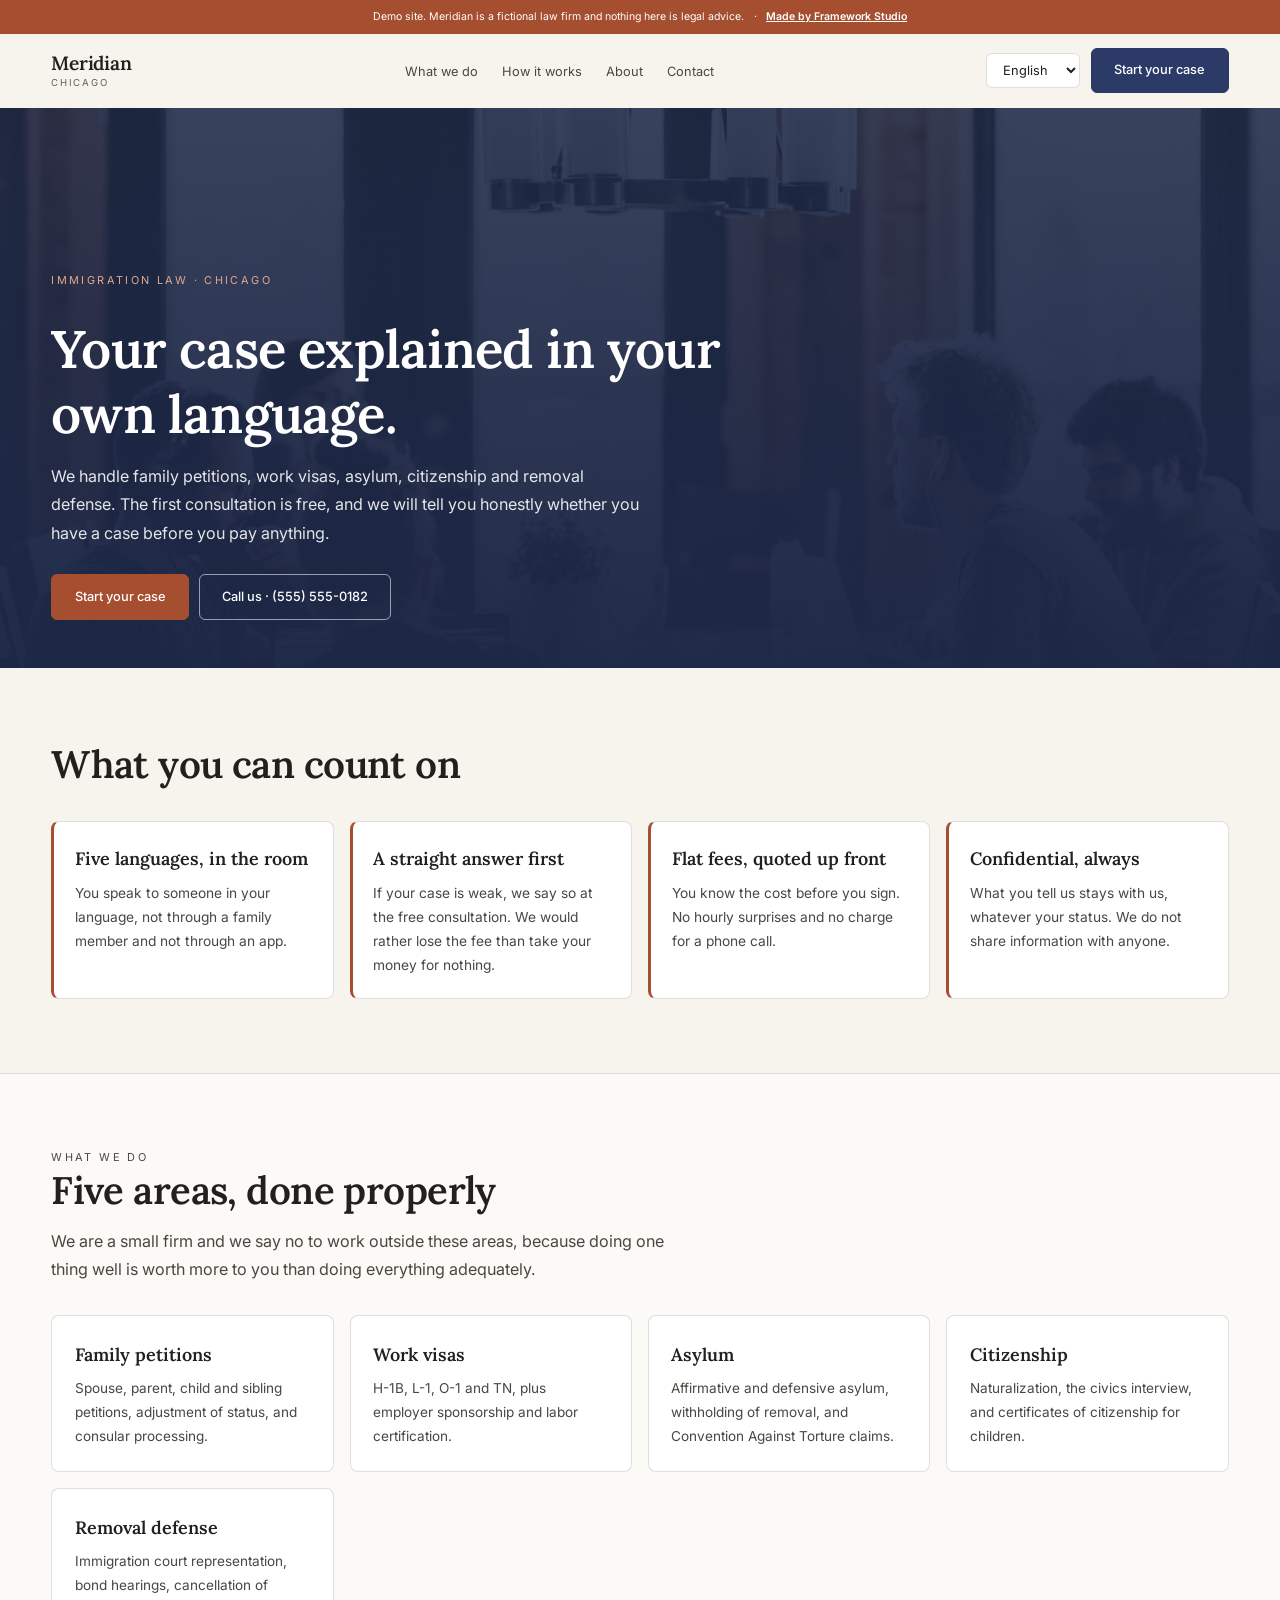
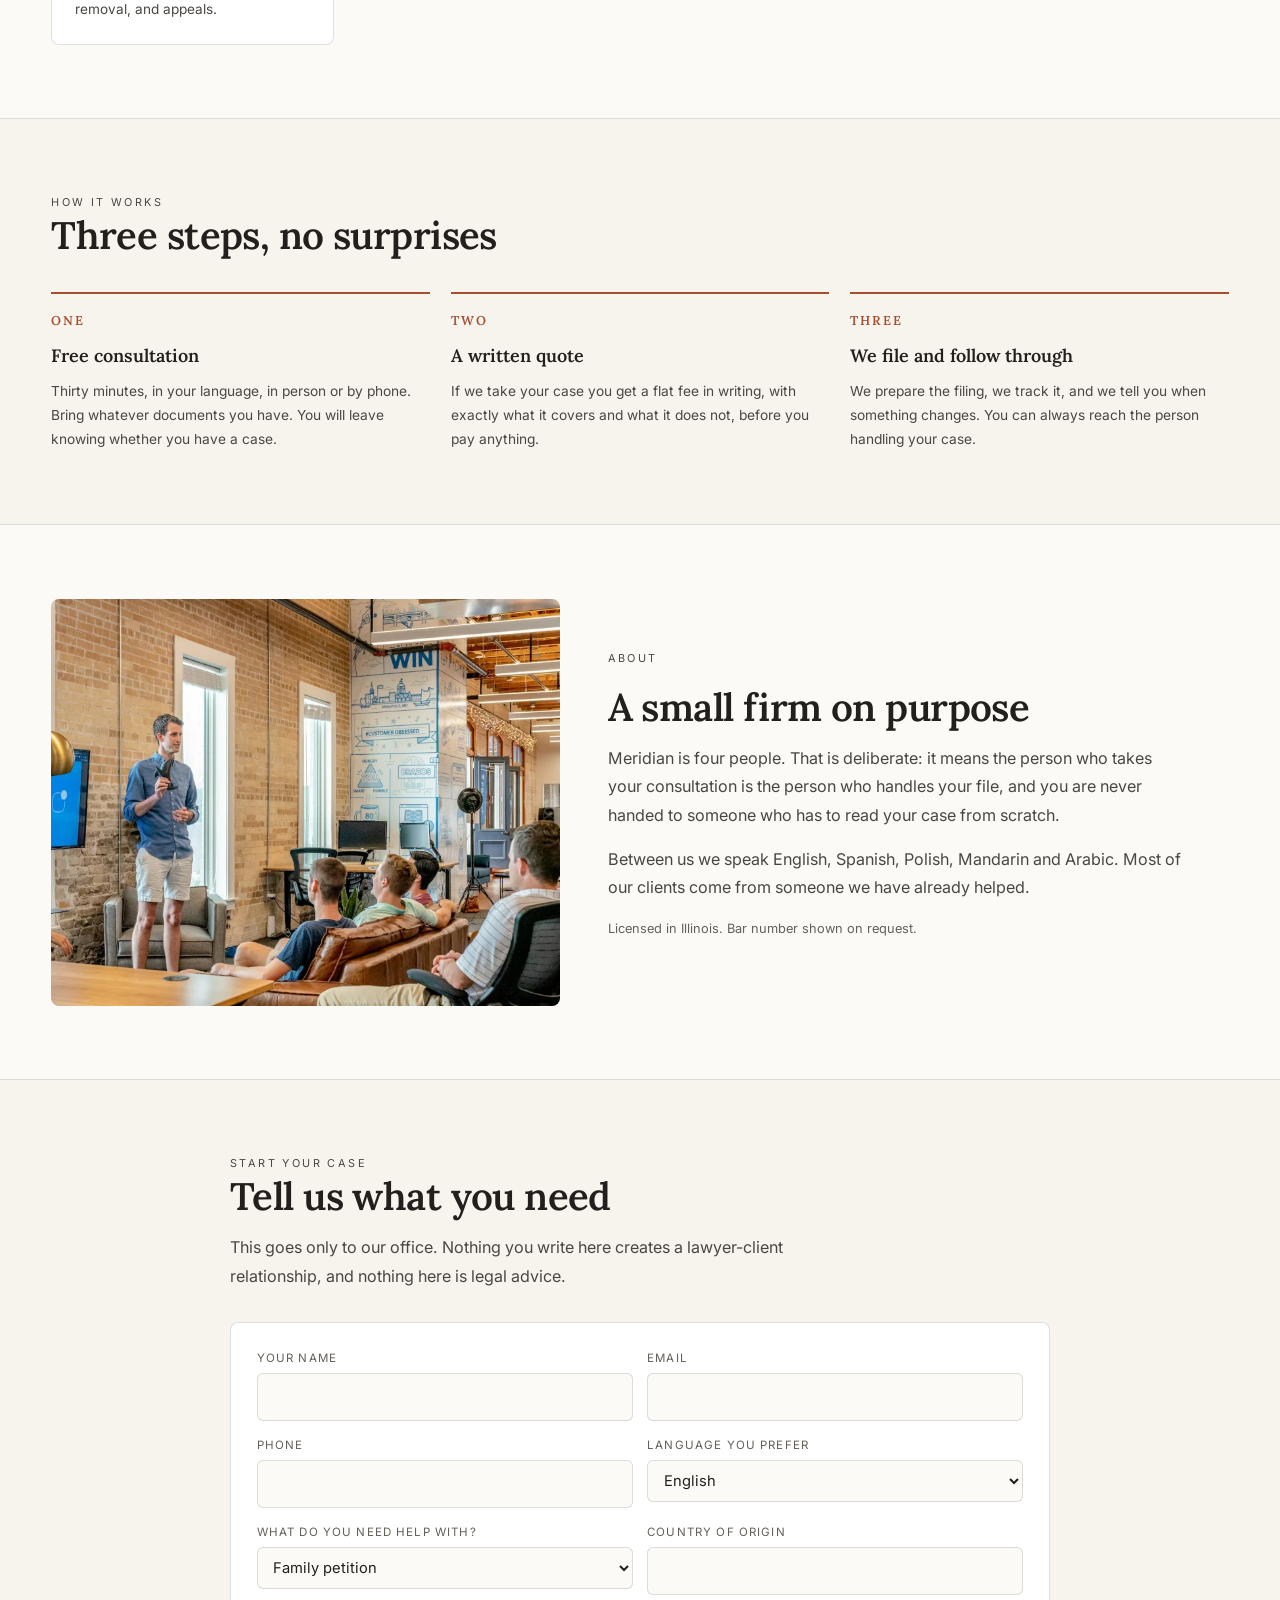
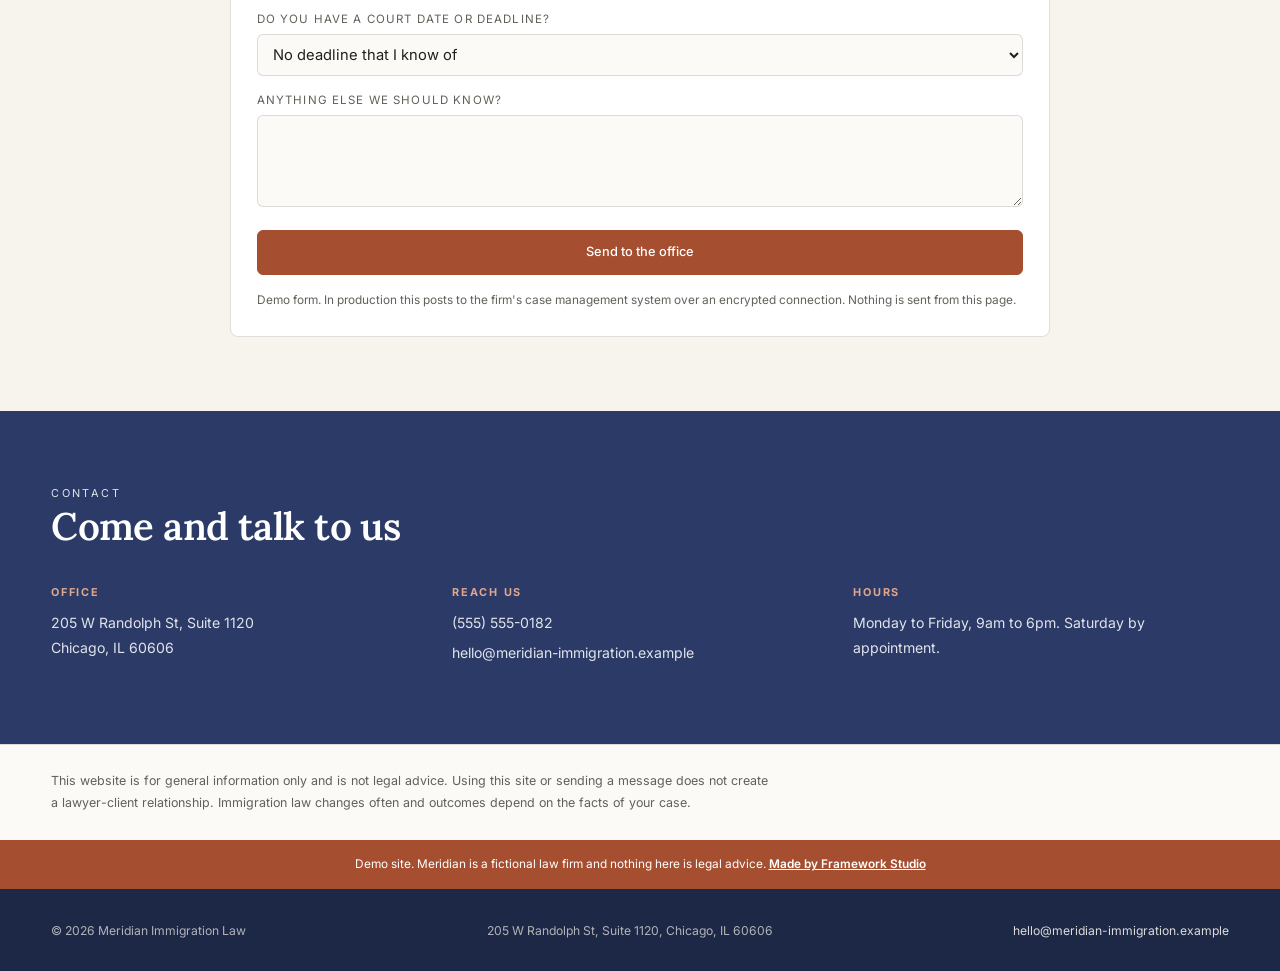
<file: index.html>
<!DOCTYPE html>
<html lang="en" dir="ltr">
<head>
<meta charset="utf-8">
<meta name="viewport" content="width=device-width,initial-scale=1">
<title>Meridian Immigration Law | Chicago</title>
<meta name="description" content="Immigration lawyers in Chicago. Family petitions, work visas, asylum, citizenship and removal defense. Free first consultation in five languages.">
<meta property="og:title" content="Meridian Immigration Law | Chicago">
<meta property="og:description" content="Immigration lawyers in Chicago. Family petitions, work visas, asylum, citizenship and removal defense. Free first consultation in five languages.">
<link rel="alternate" hreflang="en" href="index.html">
<link rel="alternate" hreflang="es" href="es.html">
<link rel="alternate" hreflang="pl" href="pl.html">
<link rel="alternate" hreflang="zh" href="zh.html">
<link rel="alternate" hreflang="ar" href="ar.html">
<link rel="alternate" hreflang="x-default" href="index.html">
<link rel="preconnect" href="https://fonts.googleapis.com">
<link rel="preconnect" href="https://fonts.gstatic.com" crossorigin>
<link href="https://fonts.googleapis.com/css2?family=Lora:wght@400;600&family=Inter:wght@300;400;500&display=swap" rel="stylesheet">

<link rel="stylesheet" href="assets/css/styles.css">
<script type="application/ld+json">{"@context":"https://schema.org","@type":"LegalService","name":"Meridian Immigration Law","description":"Immigration lawyers in Chicago. Family petitions, work visas, asylum, citizenship and removal defense. Free first consultation in five languages.","telephone":"(555) 555-0182","email":"hello@meridian-immigration.example","areaServed":"Chicago","availableLanguage":["English","Español","Polski","中文","العربية"],"address":{"@type":"PostalAddress","streetAddress":"205 W Randolph St, Suite 1120","addressLocality":"Chicago"}}</script>
</head>
<body>
<a class="skip" href="#main">Skip to content</a>
<div class="demo-bar" role="note"><p>Demo site. Meridian is a fictional law firm and nothing here is legal advice.</p><span class="sep">&middot;</span>
    <a href="https://tahvia127.github.io/framework-studio/" target="_blank" rel="noopener noreferrer">Made by Framework Studio</a></div>


<header class="nav" id="nav"><div class="shell">
  <a class="logo" href="#top"><span class="m">Meridian</span><span class="s">Chicago</span></a>
  <nav aria-label="Primary"><ul>
    <li><a href="#services">What we do</a></li>
    <li><a href="#how">How it works</a></li>
    <li><a href="#about">About</a></li>
    <li><a href="#contact">Contact</a></li>
  </ul></nav>
  <div class="nav-right">
    <label class="skip" for="langsel">Language</label>
    <select class="langsel" id="langsel" aria-label="Language"><option value="index.html" selected>English</option><option value="es.html">Español</option><option value="pl.html">Polski</option><option value="zh.html">中文</option><option value="ar.html">العربية</option></select>
    <a class="btn fill" href="#intake">Start your case</a>
  </div>
</div></header>

<header class="hero" id="top">
  <img src="assets/img/hero.webp" alt="" width="1500" height="1000" fetchpriority="high">
  <div class="inner"><div class="shell">
    <p class="eyebrow">Immigration law · Chicago</p>
    <h1>Your case explained in your own language.</h1>
    <p>We handle family petitions, work visas, asylum, citizenship and removal defense. The first consultation is free, and we will tell you honestly whether you have a case before you pay anything.</p>
    <div class="cta">
      <a class="btn terra" href="#intake">Start your case</a>
      <a class="btn light" href="tel:5555550182">Call us &middot; (555) 555-0182</a>
    </div>
  </div></div>
</header>

<main id="main">

<section class="section"><div class="shell">
  <div class="head"><h2>What you can count on</h2></div>
  <div class="trust">
        <div class="tcell rv"><h3>Five languages, in the room</h3><p>You speak to someone in your language, not through a family member and not through an app.</p></div>
        <div class="tcell rv"><h3>A straight answer first</h3><p>If your case is weak, we say so at the free consultation. We would rather lose the fee than take your money for nothing.</p></div>
        <div class="tcell rv"><h3>Flat fees, quoted up front</h3><p>You know the cost before you sign. No hourly surprises and no charge for a phone call.</p></div>
        <div class="tcell rv"><h3>Confidential, always</h3><p>What you tell us stays with us, whatever your status. We do not share information with anyone.</p></div></div>
</div></section>

<section class="section section-alt" id="services"><div class="shell">
  <div class="head"><p class="eyebrow">What we do</p><h2>Five areas, done properly</h2><p>We are a small firm and we say no to work outside these areas, because doing one thing well is worth more to you than doing everything adequately.</p></div>
  <div class="svcs">
        <article class="svc rv"><h3>Family petitions</h3><p>Spouse, parent, child and sibling petitions, adjustment of status, and consular processing.</p></article>
        <article class="svc rv"><h3>Work visas</h3><p>H-1B, L-1, O-1 and TN, plus employer sponsorship and labor certification.</p></article>
        <article class="svc rv"><h3>Asylum</h3><p>Affirmative and defensive asylum, withholding of removal, and Convention Against Torture claims.</p></article>
        <article class="svc rv"><h3>Citizenship</h3><p>Naturalization, the civics interview, and certificates of citizenship for children.</p></article>
        <article class="svc rv"><h3>Removal defense</h3><p>Immigration court representation, bond hearings, cancellation of removal, and appeals.</p></article></div>
</div></section>

<section class="section" id="how"><div class="shell">
  <div class="head"><p class="eyebrow">How it works</p><h2>Three steps, no surprises</h2></div>
  <div class="steps">
        <div class="step rv"><p class="n">One</p><h3>Free consultation</h3><p>Thirty minutes, in your language, in person or by phone. Bring whatever documents you have. You will leave knowing whether you have a case.</p></div>
        <div class="step rv"><p class="n">Two</p><h3>A written quote</h3><p>If we take your case you get a flat fee in writing, with exactly what it covers and what it does not, before you pay anything.</p></div>
        <div class="step rv"><p class="n">Three</p><h3>We file and follow through</h3><p>We prepare the filing, we track it, and we tell you when something changes. You can always reach the person handling your case.</p></div></div>
</div></section>

<section class="section section-alt" id="about"><div class="shell split">
  <div class="im rv"><img src="assets/img/community.webp" alt="" loading="lazy" width="1100" height="880"></div>
  <div class="rv">
    <p class="eyebrow">About</p><h2>A small firm on purpose</h2>
    <p>Meridian is four people. That is deliberate: it means the person who takes your consultation is the person who handles your file, and you are never handed to someone who has to read your case from scratch.</p><p>Between us we speak English, Spanish, Polish, Mandarin and Arabic. Most of our clients come from someone we have already helped.</p>
    <p style="font-size:.8rem;color:var(--faint)">Licensed in Illinois. Bar number shown on request.</p>
  </div>
</div></section>

<section class="section" id="intake"><div class="narrow">
  <div class="head"><p class="eyebrow">Start your case</p><h2>Tell us what you need</h2><p>This goes only to our office. Nothing you write here creates a lawyer-client relationship, and nothing here is legal advice.</p></div>
  <form class="intake rv" id="intakeForm" novalidate>
    <div><label for="f-name">Your name</label><input id="f-name" name="name" autocomplete="name"></div>
    <div><label for="f-email">Email</label><input id="f-email" name="email" type="email" autocomplete="email"></div>
    <div><label for="f-phone">Phone</label><input id="f-phone" name="phone" type="tel" autocomplete="tel"></div>
    <div><label for="f-lang">Language you prefer</label><select id="f-lang" name="lang"><option>English</option><option>Español</option><option>Polski</option><option>中文</option><option>العربية</option></select></div>
    <div><label for="f-type">What do you need help with?</label><select id="f-type" name="type"><option>Family petition</option><option>Work visa</option><option>Asylum</option><option>Citizenship</option><option>Removal defense</option><option>I am not sure</option></select></div>
    <div><label for="f-country">Country of origin</label><input id="f-country" name="country"></div>
    <div class="full"><label for="f-urg">Do you have a court date or deadline?</label><select id="f-urg" name="urgency"><option>No deadline that I know of</option><option>Within 3 months</option><option>Within 30 days</option><option>Within a week</option></select></div>
    <div class="full"><label for="f-msg">Anything else we should know?</label><textarea id="f-msg" name="message"></textarea></div>
    <button class="btn terra" type="submit">Send to the office</button>
    <p class="fnote">Demo form. In production this posts to the firm's case management system over an encrypted connection. Nothing is sent from this page.</p>
  </form>
</div></section>

<section class="section indigo" id="contact"><div class="shell">
  <div class="head"><p class="eyebrow">Contact</p><h2>Come and talk to us</h2></div>
  <div class="info">
    <div><h4>Office</h4><p>205 W Randolph St, Suite 1120<br>Chicago, IL 60606</p></div>
    <div><h4>Reach us</h4><p><a href="tel:5555550182">(555) 555-0182</a></p><p><a href="mailto:hello@meridian-immigration.example">hello@meridian-immigration.example</a></p></div>
    <div><h4>Hours</h4><p>Monday to Friday, 9am to 6pm. Saturday by appointment.</p></div>
  </div>
</div></section>

</main>

<section class="disclaimer"><div class="shell"><p>This website is for general information only and is not legal advice. Using this site or sending a message does not create a lawyer-client relationship. Immigration law changes often and outcomes depend on the facts of your case.</p></div></section>
<div class="demo-foot">Demo site. Meridian is a fictional law firm and nothing here is legal advice.
    <a href="https://tahvia127.github.io/framework-studio/" target="_blank" rel="noopener noreferrer">Made by Framework Studio</a></div>
<footer><div class="shell">
  <span>&copy; <span id="yr">2026</span> Meridian Immigration Law</span>
  <span>205 W Randolph St, Suite 1120, Chicago, IL 60606</span>
  <span><a href="mailto:hello@meridian-immigration.example">hello@meridian-immigration.example</a></span>
</div></footer>

<script>
document.getElementById('yr').textContent=new Date().getFullYear();
var nav=document.getElementById('nav');
addEventListener('scroll',function(){nav.classList.toggle('stuck',scrollY>12)},{passive:true});
if('IntersectionObserver' in window && !matchMedia('(prefers-reduced-motion: reduce)').matches){
  var io=new IntersectionObserver(function(es){es.forEach(function(e){
    if(e.isIntersecting){e.target.classList.add('in');io.unobserve(e.target)}})},{threshold:.05});
  document.querySelectorAll('.rv').forEach(function(el){io.observe(el)});
}else{document.querySelectorAll('.rv').forEach(function(el){el.classList.add('in')})}

document.getElementById('langsel').addEventListener('change',function(){ location.href=this.value });

document.getElementById('intakeForm').addEventListener('submit',function(e){
  e.preventDefault();
  var f=this, n=f.name.value.trim(), m=f.email.value.trim();
  [f.name,f.email].forEach(function(el){el.classList.remove('ferr')});
  var old=f.querySelector('.fok'); if(old) old.remove();
  if(!n){ f.name.classList.add('ferr'); f.name.focus(); alert("Please enter your name."); return }
  if(!/^[^@\s]+@[^@\s]+\.[^@\s]+$/.test(m)){ f.email.classList.add('ferr'); f.email.focus(); alert("Please enter an email we can reach you at."); return }
  var ok=document.createElement('p'); ok.className='fok'; ok.textContent="Thank you. In production this would reach the office and someone would call you within one business day.";
  f.insertBefore(ok, f.querySelector('button'));
});
</script>
</body>
</html>
</file>
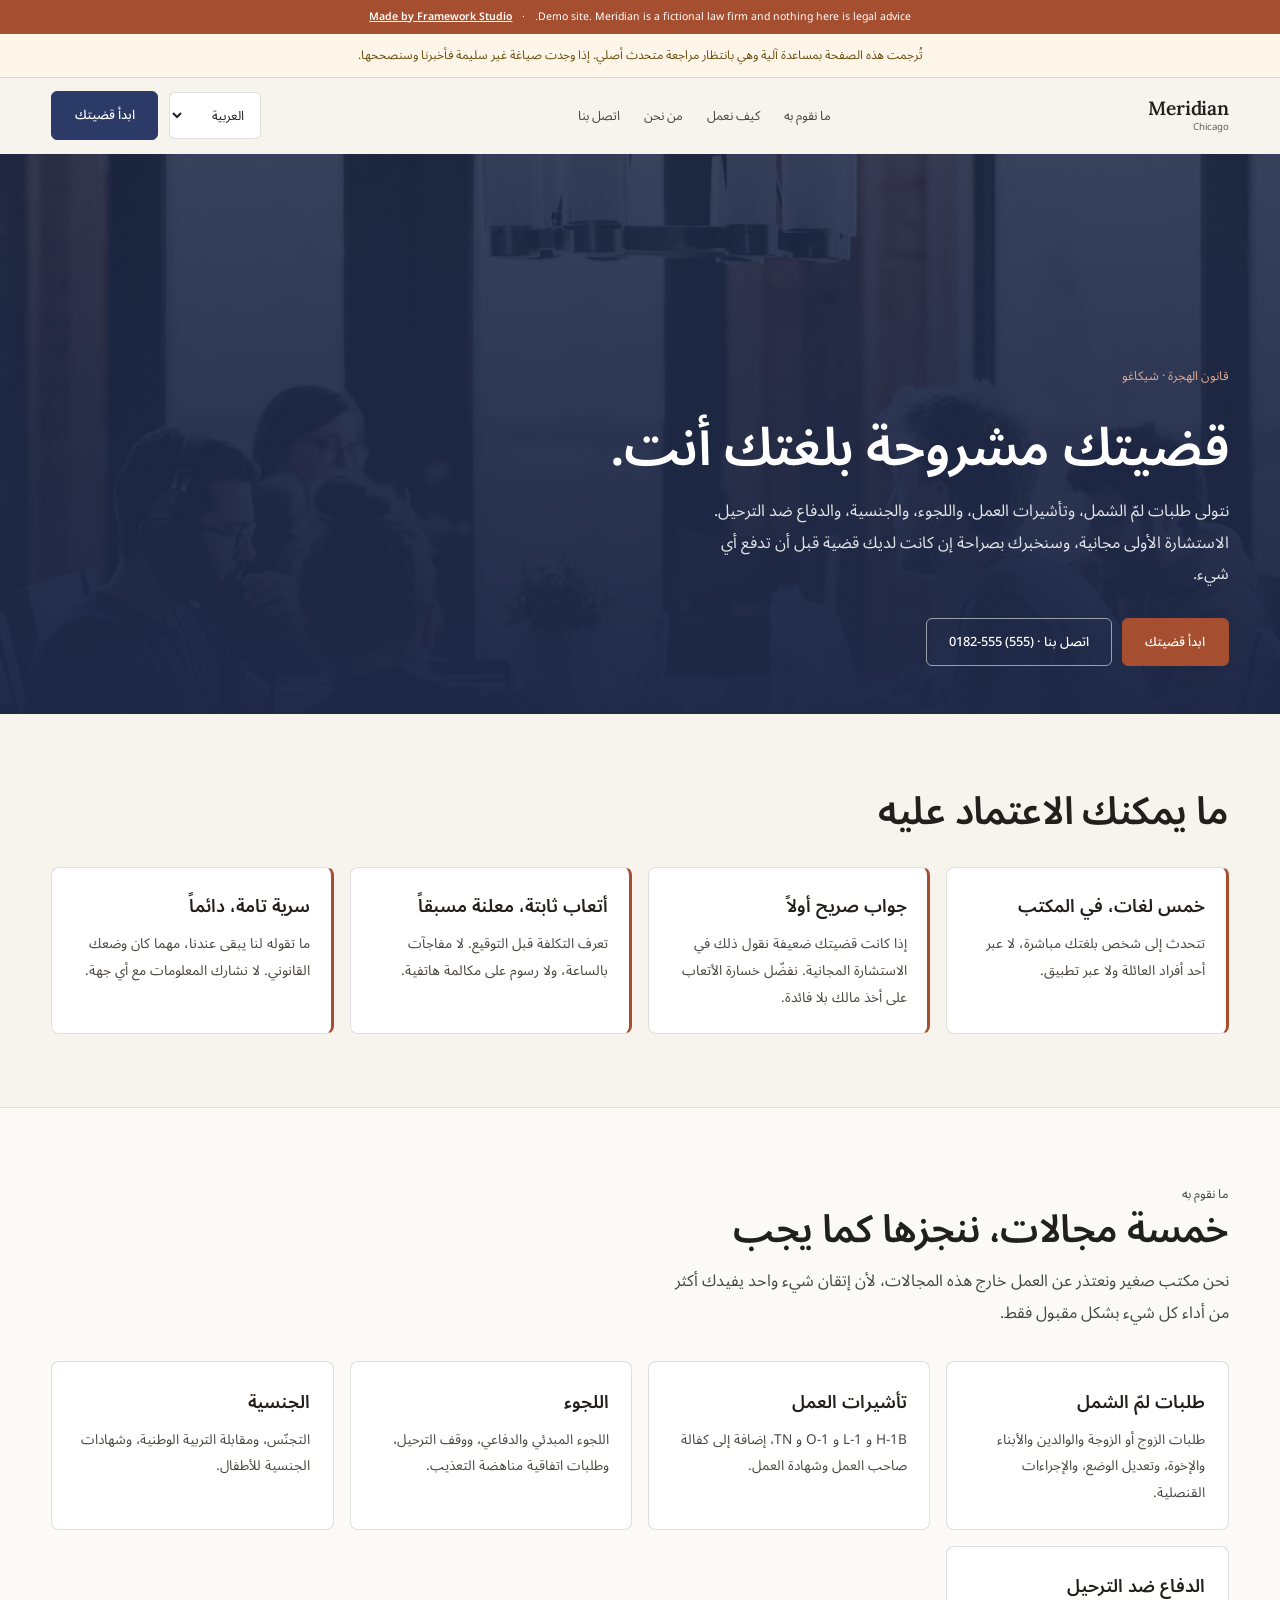
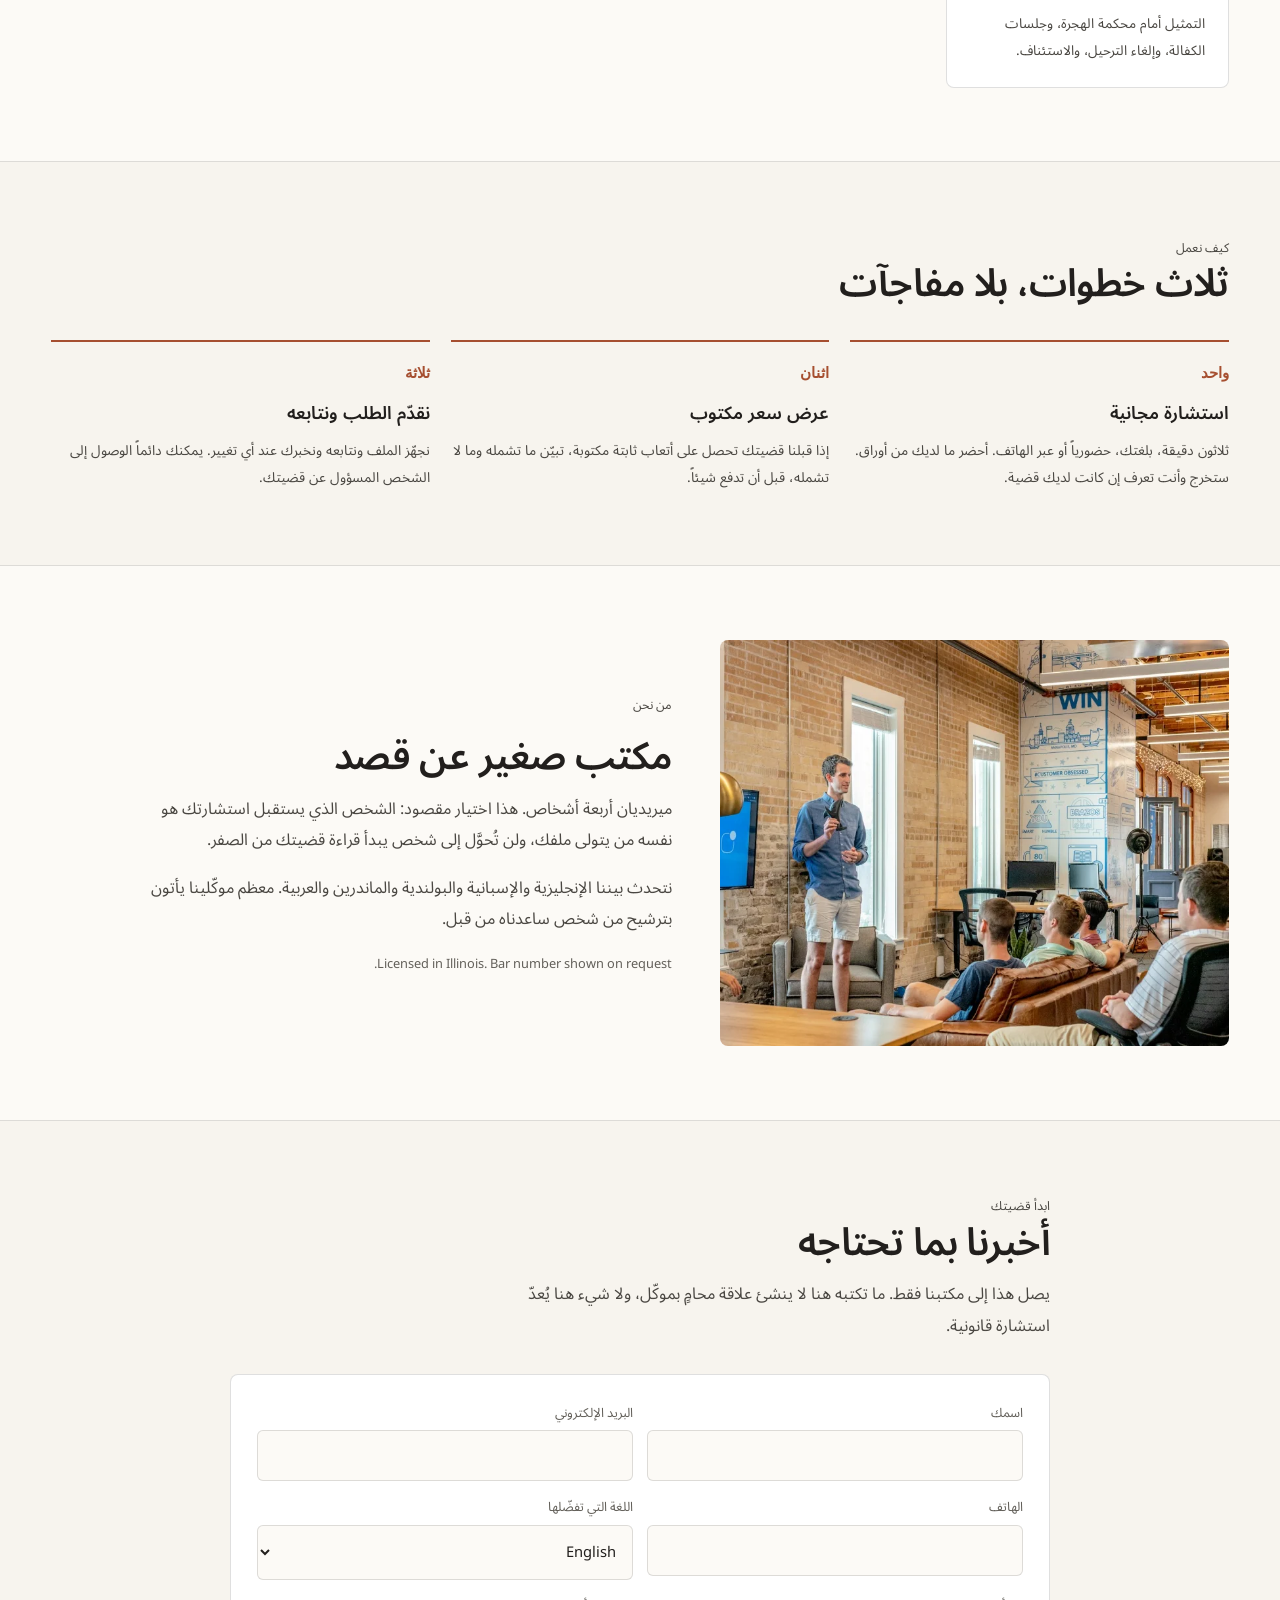
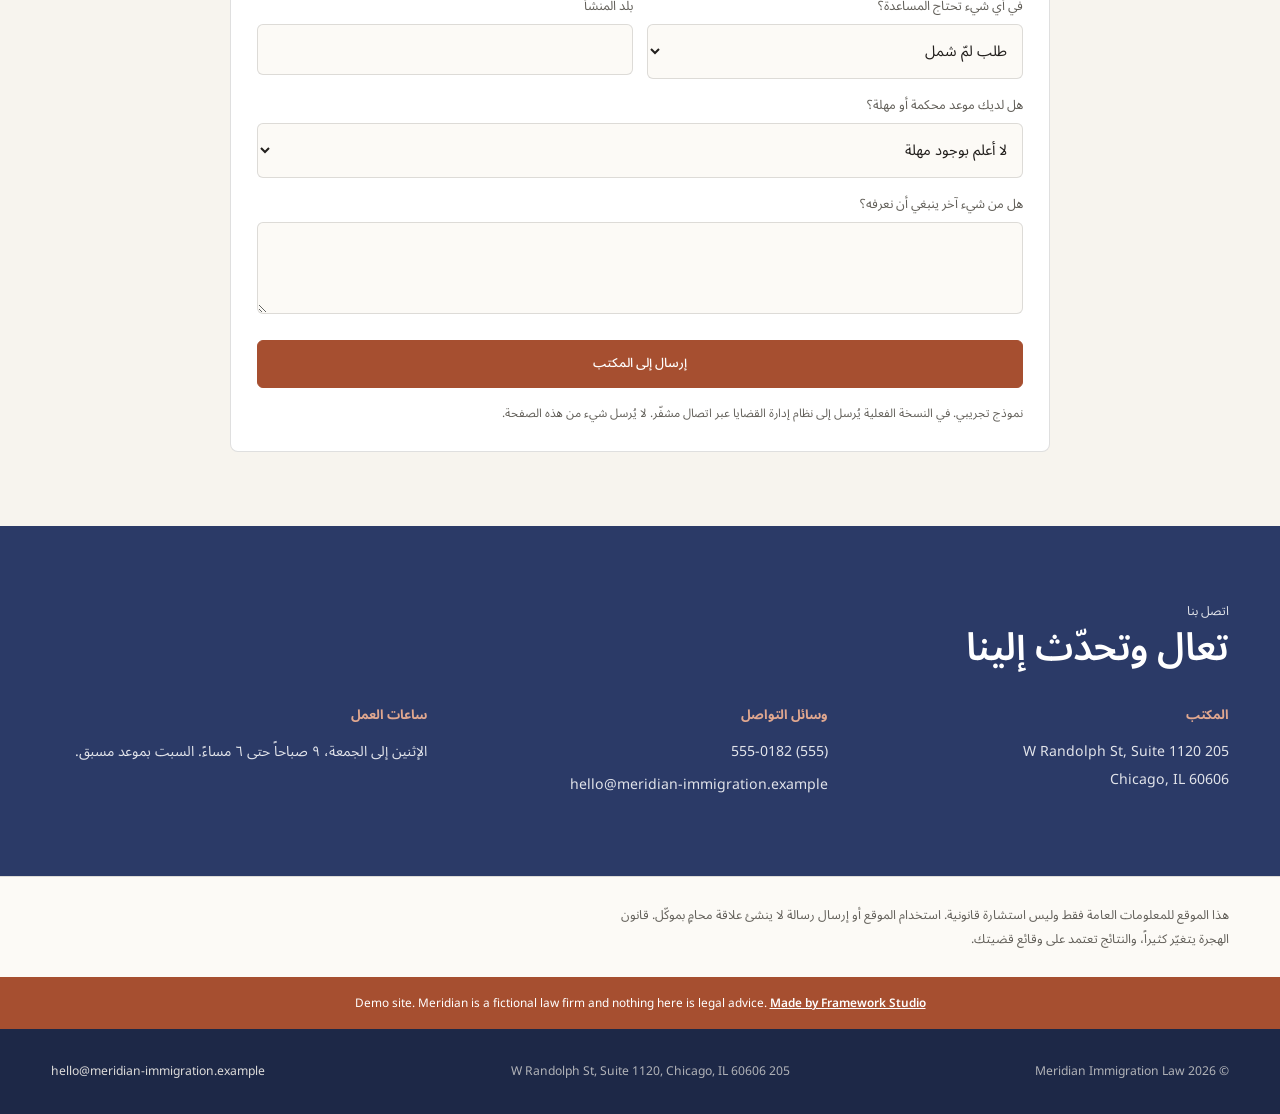
<file: ar.html>
<!DOCTYPE html>
<html lang="ar" dir="rtl">
<head>
<meta charset="utf-8">
<meta name="viewport" content="width=device-width,initial-scale=1">
<title>ميريديان لقانون الهجرة | شيكاغو</title>
<meta name="description" content="محامو هجرة في شيكاغو. طلبات لمّ الشمل، تأشيرات العمل، اللجوء، الجنسية، والدفاع ضد الترحيل. الاستشارة الأولى مجانية بخمس لغات.">
<meta property="og:title" content="ميريديان لقانون الهجرة | شيكاغو">
<meta property="og:description" content="محامو هجرة في شيكاغو. طلبات لمّ الشمل، تأشيرات العمل، اللجوء، الجنسية، والدفاع ضد الترحيل. الاستشارة الأولى مجانية بخمس لغات.">
<link rel="alternate" hreflang="en" href="index.html">
<link rel="alternate" hreflang="es" href="es.html">
<link rel="alternate" hreflang="pl" href="pl.html">
<link rel="alternate" hreflang="zh" href="zh.html">
<link rel="alternate" hreflang="ar" href="ar.html">
<link rel="alternate" hreflang="x-default" href="index.html">
<link rel="preconnect" href="https://fonts.googleapis.com">
<link rel="preconnect" href="https://fonts.gstatic.com" crossorigin>
<link href="https://fonts.googleapis.com/css2?family=Lora:wght@400;600&family=Inter:wght@300;400;500&display=swap" rel="stylesheet">
<link href="https://fonts.googleapis.com/css2?family=Noto+Sans+Arabic:wght@300;400;600&display=swap" rel="stylesheet">
<link rel="stylesheet" href="assets/css/styles.css">
<script type="application/ld+json">{"@context":"https://schema.org","@type":"LegalService","name":"Meridian Immigration Law","description":"محامو هجرة في شيكاغو. طلبات لمّ الشمل، تأشيرات العمل، اللجوء، الجنسية، والدفاع ضد الترحيل. الاستشارة الأولى مجانية بخمس لغات.","telephone":"(555) 555-0182","email":"hello@meridian-immigration.example","areaServed":"Chicago","availableLanguage":["English","Español","Polski","中文","العربية"],"address":{"@type":"PostalAddress","streetAddress":"205 W Randolph St, Suite 1120","addressLocality":"Chicago"}}</script>
</head>
<body>
<a class="skip" href="#main">تخطَّ إلى المحتوى</a>
<div class="demo-bar" role="note"><p>Demo site. Meridian is a fictional law firm and nothing here is legal advice.</p><span class="sep">&middot;</span>
    <a href="https://tahvia127.github.io/framework-studio/" target="_blank" rel="noopener noreferrer">Made by Framework Studio</a></div>
<div class="trans-note">تُرجمت هذه الصفحة بمساعدة آلية وهي بانتظار مراجعة متحدث أصلي. إذا وجدت صياغة غير سليمة فأخبرنا وسنصححها.</div>

<header class="nav" id="nav"><div class="shell">
  <a class="logo" href="#top"><span class="m">Meridian</span><span class="s">Chicago</span></a>
  <nav aria-label="Primary"><ul>
    <li><a href="#services">ما نقوم به</a></li>
    <li><a href="#how">كيف نعمل</a></li>
    <li><a href="#about">من نحن</a></li>
    <li><a href="#contact">اتصل بنا</a></li>
  </ul></nav>
  <div class="nav-right">
    <label class="skip" for="langsel">اللغة</label>
    <select class="langsel" id="langsel" aria-label="اللغة"><option value="index.html">English</option><option value="es.html">Español</option><option value="pl.html">Polski</option><option value="zh.html">中文</option><option value="ar.html" selected>العربية</option></select>
    <a class="btn fill" href="#intake">ابدأ قضيتك</a>
  </div>
</div></header>

<header class="hero" id="top">
  <img src="assets/img/hero.webp" alt="" width="1500" height="1000" fetchpriority="high">
  <div class="inner"><div class="shell">
    <p class="eyebrow">قانون الهجرة · شيكاغو</p>
    <h1>قضيتك مشروحة بلغتك أنت.</h1>
    <p>نتولى طلبات لمّ الشمل، وتأشيرات العمل، واللجوء، والجنسية، والدفاع ضد الترحيل. الاستشارة الأولى مجانية، وسنخبرك بصراحة إن كانت لديك قضية قبل أن تدفع أي شيء.</p>
    <div class="cta">
      <a class="btn terra" href="#intake">ابدأ قضيتك</a>
      <a class="btn light" href="tel:5555550182">اتصل بنا &middot; (555) 555-0182</a>
    </div>
  </div></div>
</header>

<main id="main">

<section class="section"><div class="shell">
  <div class="head"><h2>ما يمكنك الاعتماد عليه</h2></div>
  <div class="trust">
        <div class="tcell rv"><h3>خمس لغات، في المكتب</h3><p>تتحدث إلى شخص بلغتك مباشرة، لا عبر أحد أفراد العائلة ولا عبر تطبيق.</p></div>
        <div class="tcell rv"><h3>جواب صريح أولاً</h3><p>إذا كانت قضيتك ضعيفة نقول ذلك في الاستشارة المجانية. نفضّل خسارة الأتعاب على أخذ مالك بلا فائدة.</p></div>
        <div class="tcell rv"><h3>أتعاب ثابتة، معلنة مسبقاً</h3><p>تعرف التكلفة قبل التوقيع. لا مفاجآت بالساعة، ولا رسوم على مكالمة هاتفية.</p></div>
        <div class="tcell rv"><h3>سرية تامة، دائماً</h3><p>ما تقوله لنا يبقى عندنا، مهما كان وضعك القانوني. لا نشارك المعلومات مع أي جهة.</p></div></div>
</div></section>

<section class="section section-alt" id="services"><div class="shell">
  <div class="head"><p class="eyebrow">ما نقوم به</p><h2>خمسة مجالات، ننجزها كما يجب</h2><p>نحن مكتب صغير ونعتذر عن العمل خارج هذه المجالات، لأن إتقان شيء واحد يفيدك أكثر من أداء كل شيء بشكل مقبول فقط.</p></div>
  <div class="svcs">
        <article class="svc rv"><h3>طلبات لمّ الشمل</h3><p>طلبات الزوج أو الزوجة والوالدين والأبناء والإخوة، وتعديل الوضع، والإجراءات القنصلية.</p></article>
        <article class="svc rv"><h3>تأشيرات العمل</h3><p>H-1B و L-1 و O-1 و TN، إضافة إلى كفالة صاحب العمل وشهادة العمل.</p></article>
        <article class="svc rv"><h3>اللجوء</h3><p>اللجوء المبدئي والدفاعي، ووقف الترحيل، وطلبات اتفاقية مناهضة التعذيب.</p></article>
        <article class="svc rv"><h3>الجنسية</h3><p>التجنّس، ومقابلة التربية الوطنية، وشهادات الجنسية للأطفال.</p></article>
        <article class="svc rv"><h3>الدفاع ضد الترحيل</h3><p>التمثيل أمام محكمة الهجرة، وجلسات الكفالة، وإلغاء الترحيل، والاستئناف.</p></article></div>
</div></section>

<section class="section" id="how"><div class="shell">
  <div class="head"><p class="eyebrow">كيف نعمل</p><h2>ثلاث خطوات، بلا مفاجآت</h2></div>
  <div class="steps">
        <div class="step rv"><p class="n">واحد</p><h3>استشارة مجانية</h3><p>ثلاثون دقيقة، بلغتك، حضورياً أو عبر الهاتف. أحضر ما لديك من أوراق. ستخرج وأنت تعرف إن كانت لديك قضية.</p></div>
        <div class="step rv"><p class="n">اثنان</p><h3>عرض سعر مكتوب</h3><p>إذا قبلنا قضيتك تحصل على أتعاب ثابتة مكتوبة، تبيّن ما تشمله وما لا تشمله، قبل أن تدفع شيئاً.</p></div>
        <div class="step rv"><p class="n">ثلاثة</p><h3>نقدّم الطلب ونتابعه</h3><p>نجهّز الملف ونتابعه ونخبرك عند أي تغيير. يمكنك دائماً الوصول إلى الشخص المسؤول عن قضيتك.</p></div></div>
</div></section>

<section class="section section-alt" id="about"><div class="shell split">
  <div class="im rv"><img src="assets/img/community.webp" alt="" loading="lazy" width="1100" height="880"></div>
  <div class="rv">
    <p class="eyebrow">من نحن</p><h2>مكتب صغير عن قصد</h2>
    <p>ميريديان أربعة أشخاص. هذا اختيار مقصود: الشخص الذي يستقبل استشارتك هو نفسه من يتولى ملفك، ولن تُحوَّل إلى شخص يبدأ قراءة قضيتك من الصفر.</p><p>نتحدث بيننا الإنجليزية والإسبانية والبولندية والماندرين والعربية. معظم موكّلينا يأتون بترشيح من شخص ساعدناه من قبل.</p>
    <p style="font-size:.8rem;color:var(--faint)">Licensed in Illinois. Bar number shown on request.</p>
  </div>
</div></section>

<section class="section" id="intake"><div class="narrow">
  <div class="head"><p class="eyebrow">ابدأ قضيتك</p><h2>أخبرنا بما تحتاجه</h2><p>يصل هذا إلى مكتبنا فقط. ما تكتبه هنا لا ينشئ علاقة محامٍ بموكّل، ولا شيء هنا يُعدّ استشارة قانونية.</p></div>
  <form class="intake rv" id="intakeForm" novalidate>
    <div><label for="f-name">اسمك</label><input id="f-name" name="name" autocomplete="name"></div>
    <div><label for="f-email">البريد الإلكتروني</label><input id="f-email" name="email" type="email" autocomplete="email"></div>
    <div><label for="f-phone">الهاتف</label><input id="f-phone" name="phone" type="tel" autocomplete="tel"></div>
    <div><label for="f-lang">اللغة التي تفضّلها</label><select id="f-lang" name="lang"><option>English</option><option>Español</option><option>Polski</option><option>中文</option><option>العربية</option></select></div>
    <div><label for="f-type">في أي شيء تحتاج المساعدة؟</label><select id="f-type" name="type"><option>طلب لمّ شمل</option><option>تأشيرة عمل</option><option>لجوء</option><option>جنسية</option><option>دفاع ضد الترحيل</option><option>لست متأكداً</option></select></div>
    <div><label for="f-country">بلد المنشأ</label><input id="f-country" name="country"></div>
    <div class="full"><label for="f-urg">هل لديك موعد محكمة أو مهلة؟</label><select id="f-urg" name="urgency"><option>لا أعلم بوجود مهلة</option><option>خلال ٣ أشهر</option><option>خلال ٣٠ يوماً</option><option>خلال أسبوع</option></select></div>
    <div class="full"><label for="f-msg">هل من شيء آخر ينبغي أن نعرفه؟</label><textarea id="f-msg" name="message"></textarea></div>
    <button class="btn terra" type="submit">إرسال إلى المكتب</button>
    <p class="fnote">نموذج تجريبي. في النسخة الفعلية يُرسل إلى نظام إدارة القضايا عبر اتصال مشفّر. لا يُرسل شيء من هذه الصفحة.</p>
  </form>
</div></section>

<section class="section indigo" id="contact"><div class="shell">
  <div class="head"><p class="eyebrow">اتصل بنا</p><h2>تعال وتحدّث إلينا</h2></div>
  <div class="info">
    <div><h4>المكتب</h4><p>205 W Randolph St, Suite 1120<br>Chicago, IL 60606</p></div>
    <div><h4>وسائل التواصل</h4><p><a href="tel:5555550182">(555) 555-0182</a></p><p><a href="mailto:hello@meridian-immigration.example">hello@meridian-immigration.example</a></p></div>
    <div><h4>ساعات العمل</h4><p>الإثنين إلى الجمعة، ٩ صباحاً حتى ٦ مساءً. السبت بموعد مسبق.</p></div>
  </div>
</div></section>

</main>

<section class="disclaimer"><div class="shell"><p>هذا الموقع للمعلومات العامة فقط وليس استشارة قانونية. استخدام الموقع أو إرسال رسالة لا ينشئ علاقة محامٍ بموكّل. قانون الهجرة يتغيّر كثيراً، والنتائج تعتمد على وقائع قضيتك.</p></div></section>
<div class="demo-foot">Demo site. Meridian is a fictional law firm and nothing here is legal advice.
    <a href="https://tahvia127.github.io/framework-studio/" target="_blank" rel="noopener noreferrer">Made by Framework Studio</a></div>
<footer><div class="shell">
  <span>&copy; <span id="yr">2026</span> Meridian Immigration Law</span>
  <span>205 W Randolph St, Suite 1120, Chicago, IL 60606</span>
  <span><a href="mailto:hello@meridian-immigration.example">hello@meridian-immigration.example</a></span>
</div></footer>

<script>
document.getElementById('yr').textContent=new Date().getFullYear();
var nav=document.getElementById('nav');
addEventListener('scroll',function(){nav.classList.toggle('stuck',scrollY>12)},{passive:true});
if('IntersectionObserver' in window && !matchMedia('(prefers-reduced-motion: reduce)').matches){
  var io=new IntersectionObserver(function(es){es.forEach(function(e){
    if(e.isIntersecting){e.target.classList.add('in');io.unobserve(e.target)}})},{threshold:.05});
  document.querySelectorAll('.rv').forEach(function(el){io.observe(el)});
}else{document.querySelectorAll('.rv').forEach(function(el){el.classList.add('in')})}

document.getElementById('langsel').addEventListener('change',function(){ location.href=this.value });

document.getElementById('intakeForm').addEventListener('submit',function(e){
  e.preventDefault();
  var f=this, n=f.name.value.trim(), m=f.email.value.trim();
  [f.name,f.email].forEach(function(el){el.classList.remove('ferr')});
  var old=f.querySelector('.fok'); if(old) old.remove();
  if(!n){ f.name.classList.add('ferr'); f.name.focus(); alert("الرجاء كتابة اسمك."); return }
  if(!/^[^@\s]+@[^@\s]+\.[^@\s]+$/.test(m)){ f.email.classList.add('ferr'); f.email.focus(); alert("الرجاء كتابة بريد إلكتروني يمكننا التواصل معك عبره."); return }
  var ok=document.createElement('p'); ok.className='fok'; ok.textContent="شكراً لك. في النسخة الفعلية سيصل هذا إلى المكتب وسيتصل بك أحدنا خلال يوم عمل واحد.";
  f.insertBefore(ok, f.querySelector('button'));
});
</script>
</body>
</html>
</file>
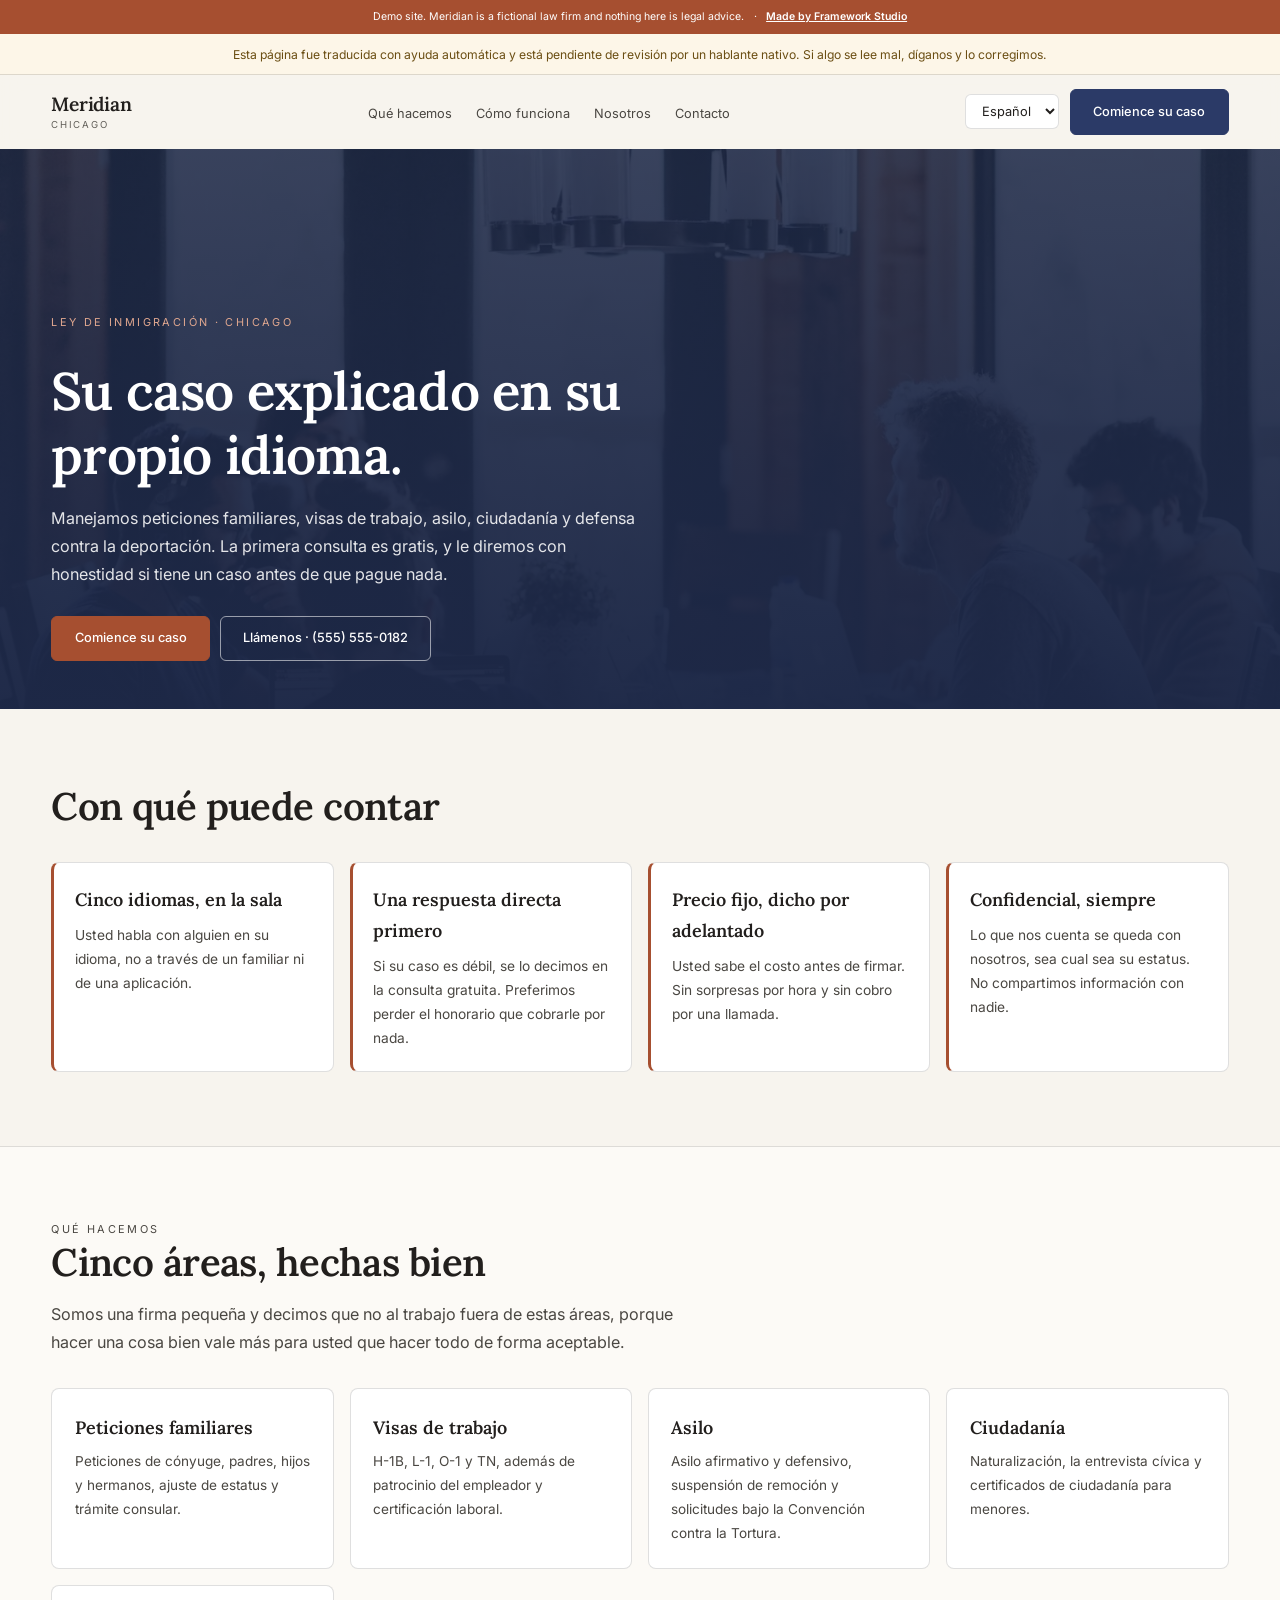
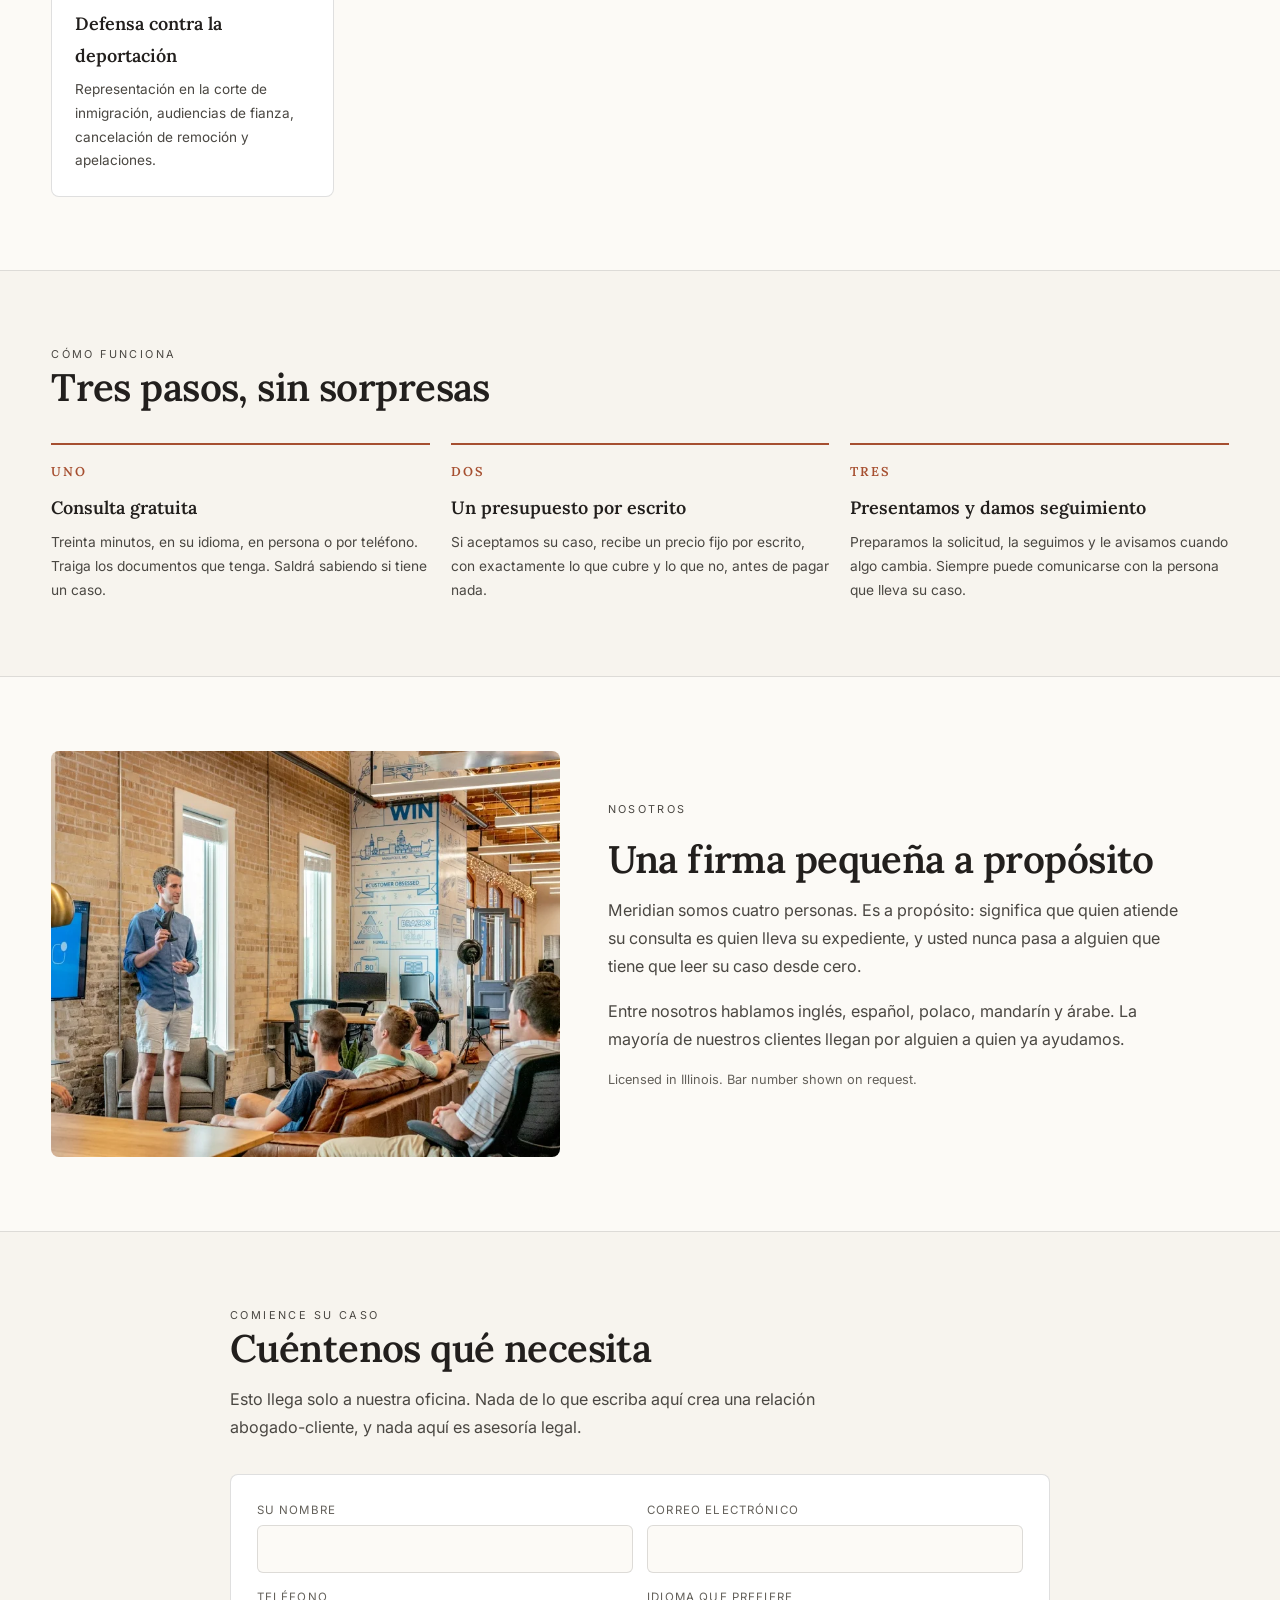
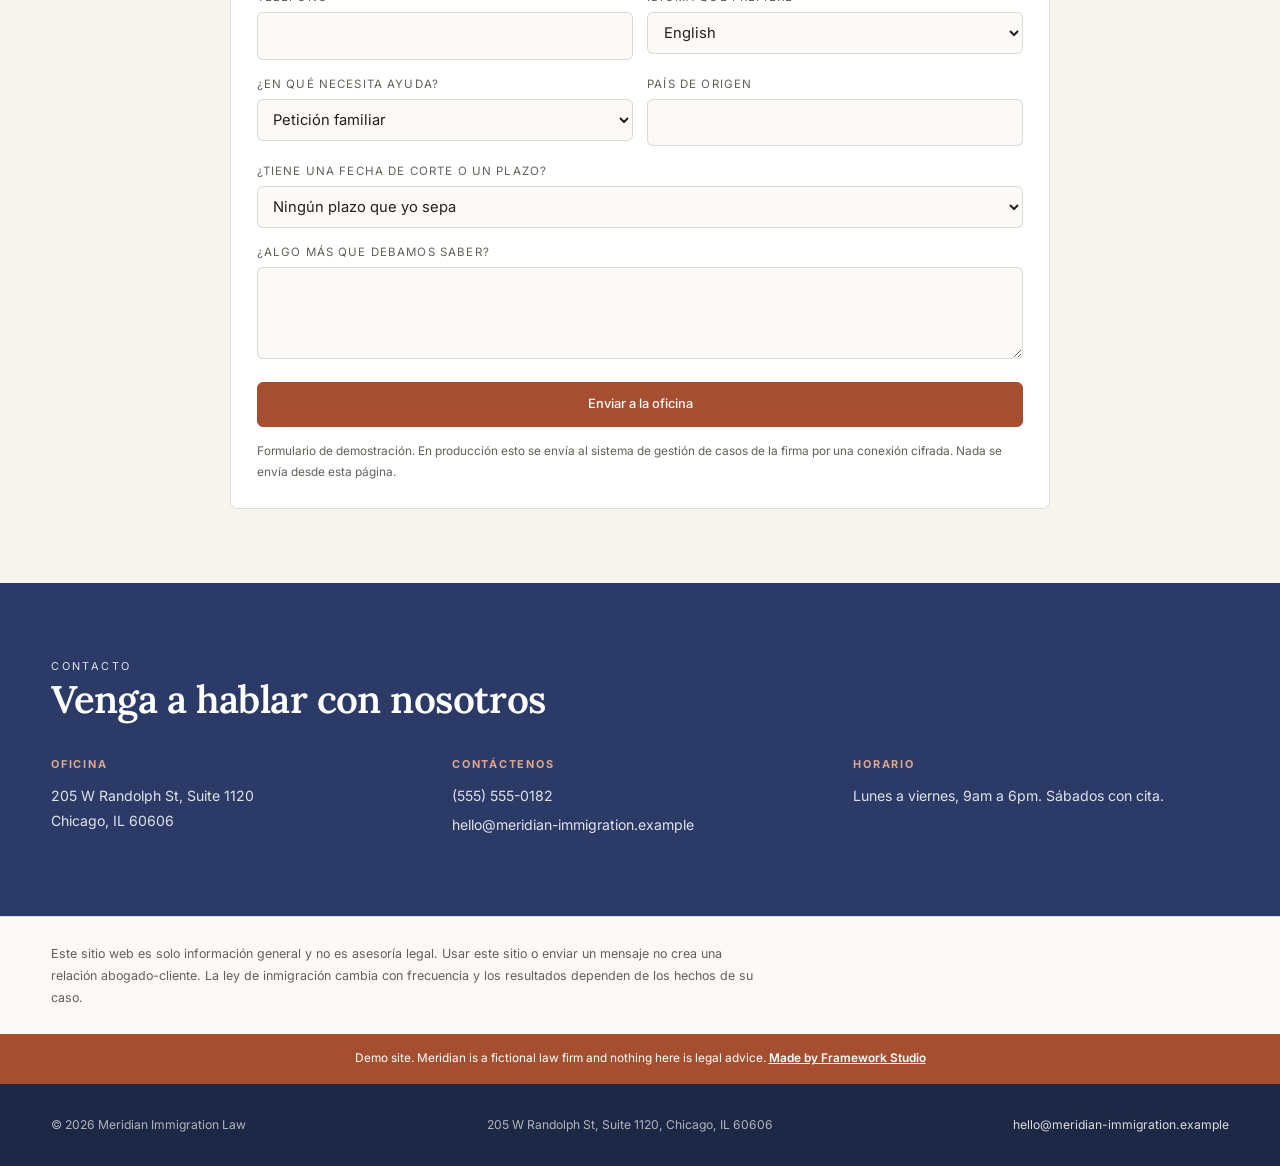
<file: es.html>
<!DOCTYPE html>
<html lang="es" dir="ltr">
<head>
<meta charset="utf-8">
<meta name="viewport" content="width=device-width,initial-scale=1">
<title>Meridian Immigration Law | Chicago</title>
<meta name="description" content="Abogados de inmigración en Chicago. Peticiones familiares, visas de trabajo, asilo, ciudadanía y defensa contra la deportación. Primera consulta gratis en cinco idiomas.">
<meta property="og:title" content="Meridian Immigration Law | Chicago">
<meta property="og:description" content="Abogados de inmigración en Chicago. Peticiones familiares, visas de trabajo, asilo, ciudadanía y defensa contra la deportación. Primera consulta gratis en cinco idiomas.">
<link rel="alternate" hreflang="en" href="index.html">
<link rel="alternate" hreflang="es" href="es.html">
<link rel="alternate" hreflang="pl" href="pl.html">
<link rel="alternate" hreflang="zh" href="zh.html">
<link rel="alternate" hreflang="ar" href="ar.html">
<link rel="alternate" hreflang="x-default" href="index.html">
<link rel="preconnect" href="https://fonts.googleapis.com">
<link rel="preconnect" href="https://fonts.gstatic.com" crossorigin>
<link href="https://fonts.googleapis.com/css2?family=Lora:wght@400;600&family=Inter:wght@300;400;500&display=swap" rel="stylesheet">

<link rel="stylesheet" href="assets/css/styles.css">
<script type="application/ld+json">{"@context":"https://schema.org","@type":"LegalService","name":"Meridian Immigration Law","description":"Abogados de inmigración en Chicago. Peticiones familiares, visas de trabajo, asilo, ciudadanía y defensa contra la deportación. Primera consulta gratis en cinco idiomas.","telephone":"(555) 555-0182","email":"hello@meridian-immigration.example","areaServed":"Chicago","availableLanguage":["English","Español","Polski","中文","العربية"],"address":{"@type":"PostalAddress","streetAddress":"205 W Randolph St, Suite 1120","addressLocality":"Chicago"}}</script>
</head>
<body>
<a class="skip" href="#main">Ir al contenido</a>
<div class="demo-bar" role="note"><p>Demo site. Meridian is a fictional law firm and nothing here is legal advice.</p><span class="sep">&middot;</span>
    <a href="https://tahvia127.github.io/framework-studio/" target="_blank" rel="noopener noreferrer">Made by Framework Studio</a></div>
<div class="trans-note">Esta página fue traducida con ayuda automática y está pendiente de revisión por un hablante nativo. Si algo se lee mal, díganos y lo corregimos.</div>

<header class="nav" id="nav"><div class="shell">
  <a class="logo" href="#top"><span class="m">Meridian</span><span class="s">Chicago</span></a>
  <nav aria-label="Primary"><ul>
    <li><a href="#services">Qué hacemos</a></li>
    <li><a href="#how">Cómo funciona</a></li>
    <li><a href="#about">Nosotros</a></li>
    <li><a href="#contact">Contacto</a></li>
  </ul></nav>
  <div class="nav-right">
    <label class="skip" for="langsel">Idioma</label>
    <select class="langsel" id="langsel" aria-label="Idioma"><option value="index.html">English</option><option value="es.html" selected>Español</option><option value="pl.html">Polski</option><option value="zh.html">中文</option><option value="ar.html">العربية</option></select>
    <a class="btn fill" href="#intake">Comience su caso</a>
  </div>
</div></header>

<header class="hero" id="top">
  <img src="assets/img/hero.webp" alt="" width="1500" height="1000" fetchpriority="high">
  <div class="inner"><div class="shell">
    <p class="eyebrow">Ley de inmigración · Chicago</p>
    <h1>Su caso explicado en su propio idioma.</h1>
    <p>Manejamos peticiones familiares, visas de trabajo, asilo, ciudadanía y defensa contra la deportación. La primera consulta es gratis, y le diremos con honestidad si tiene un caso antes de que pague nada.</p>
    <div class="cta">
      <a class="btn terra" href="#intake">Comience su caso</a>
      <a class="btn light" href="tel:5555550182">Llámenos &middot; (555) 555-0182</a>
    </div>
  </div></div>
</header>

<main id="main">

<section class="section"><div class="shell">
  <div class="head"><h2>Con qué puede contar</h2></div>
  <div class="trust">
        <div class="tcell rv"><h3>Cinco idiomas, en la sala</h3><p>Usted habla con alguien en su idioma, no a través de un familiar ni de una aplicación.</p></div>
        <div class="tcell rv"><h3>Una respuesta directa primero</h3><p>Si su caso es débil, se lo decimos en la consulta gratuita. Preferimos perder el honorario que cobrarle por nada.</p></div>
        <div class="tcell rv"><h3>Precio fijo, dicho por adelantado</h3><p>Usted sabe el costo antes de firmar. Sin sorpresas por hora y sin cobro por una llamada.</p></div>
        <div class="tcell rv"><h3>Confidencial, siempre</h3><p>Lo que nos cuenta se queda con nosotros, sea cual sea su estatus. No compartimos información con nadie.</p></div></div>
</div></section>

<section class="section section-alt" id="services"><div class="shell">
  <div class="head"><p class="eyebrow">Qué hacemos</p><h2>Cinco áreas, hechas bien</h2><p>Somos una firma pequeña y decimos que no al trabajo fuera de estas áreas, porque hacer una cosa bien vale más para usted que hacer todo de forma aceptable.</p></div>
  <div class="svcs">
        <article class="svc rv"><h3>Peticiones familiares</h3><p>Peticiones de cónyuge, padres, hijos y hermanos, ajuste de estatus y trámite consular.</p></article>
        <article class="svc rv"><h3>Visas de trabajo</h3><p>H-1B, L-1, O-1 y TN, además de patrocinio del empleador y certificación laboral.</p></article>
        <article class="svc rv"><h3>Asilo</h3><p>Asilo afirmativo y defensivo, suspensión de remoción y solicitudes bajo la Convención contra la Tortura.</p></article>
        <article class="svc rv"><h3>Ciudadanía</h3><p>Naturalización, la entrevista cívica y certificados de ciudadanía para menores.</p></article>
        <article class="svc rv"><h3>Defensa contra la deportación</h3><p>Representación en la corte de inmigración, audiencias de fianza, cancelación de remoción y apelaciones.</p></article></div>
</div></section>

<section class="section" id="how"><div class="shell">
  <div class="head"><p class="eyebrow">Cómo funciona</p><h2>Tres pasos, sin sorpresas</h2></div>
  <div class="steps">
        <div class="step rv"><p class="n">Uno</p><h3>Consulta gratuita</h3><p>Treinta minutos, en su idioma, en persona o por teléfono. Traiga los documentos que tenga. Saldrá sabiendo si tiene un caso.</p></div>
        <div class="step rv"><p class="n">Dos</p><h3>Un presupuesto por escrito</h3><p>Si aceptamos su caso, recibe un precio fijo por escrito, con exactamente lo que cubre y lo que no, antes de pagar nada.</p></div>
        <div class="step rv"><p class="n">Tres</p><h3>Presentamos y damos seguimiento</h3><p>Preparamos la solicitud, la seguimos y le avisamos cuando algo cambia. Siempre puede comunicarse con la persona que lleva su caso.</p></div></div>
</div></section>

<section class="section section-alt" id="about"><div class="shell split">
  <div class="im rv"><img src="assets/img/community.webp" alt="" loading="lazy" width="1100" height="880"></div>
  <div class="rv">
    <p class="eyebrow">Nosotros</p><h2>Una firma pequeña a propósito</h2>
    <p>Meridian somos cuatro personas. Es a propósito: significa que quien atiende su consulta es quien lleva su expediente, y usted nunca pasa a alguien que tiene que leer su caso desde cero.</p><p>Entre nosotros hablamos inglés, español, polaco, mandarín y árabe. La mayoría de nuestros clientes llegan por alguien a quien ya ayudamos.</p>
    <p style="font-size:.8rem;color:var(--faint)">Licensed in Illinois. Bar number shown on request.</p>
  </div>
</div></section>

<section class="section" id="intake"><div class="narrow">
  <div class="head"><p class="eyebrow">Comience su caso</p><h2>Cuéntenos qué necesita</h2><p>Esto llega solo a nuestra oficina. Nada de lo que escriba aquí crea una relación abogado-cliente, y nada aquí es asesoría legal.</p></div>
  <form class="intake rv" id="intakeForm" novalidate>
    <div><label for="f-name">Su nombre</label><input id="f-name" name="name" autocomplete="name"></div>
    <div><label for="f-email">Correo electrónico</label><input id="f-email" name="email" type="email" autocomplete="email"></div>
    <div><label for="f-phone">Teléfono</label><input id="f-phone" name="phone" type="tel" autocomplete="tel"></div>
    <div><label for="f-lang">Idioma que prefiere</label><select id="f-lang" name="lang"><option>English</option><option>Español</option><option>Polski</option><option>中文</option><option>العربية</option></select></div>
    <div><label for="f-type">¿En qué necesita ayuda?</label><select id="f-type" name="type"><option>Petición familiar</option><option>Visa de trabajo</option><option>Asilo</option><option>Ciudadanía</option><option>Defensa contra la deportación</option><option>No estoy seguro</option></select></div>
    <div><label for="f-country">País de origen</label><input id="f-country" name="country"></div>
    <div class="full"><label for="f-urg">¿Tiene una fecha de corte o un plazo?</label><select id="f-urg" name="urgency"><option>Ningún plazo que yo sepa</option><option>Dentro de 3 meses</option><option>Dentro de 30 días</option><option>Dentro de una semana</option></select></div>
    <div class="full"><label for="f-msg">¿Algo más que debamos saber?</label><textarea id="f-msg" name="message"></textarea></div>
    <button class="btn terra" type="submit">Enviar a la oficina</button>
    <p class="fnote">Formulario de demostración. En producción esto se envía al sistema de gestión de casos de la firma por una conexión cifrada. Nada se envía desde esta página.</p>
  </form>
</div></section>

<section class="section indigo" id="contact"><div class="shell">
  <div class="head"><p class="eyebrow">Contacto</p><h2>Venga a hablar con nosotros</h2></div>
  <div class="info">
    <div><h4>Oficina</h4><p>205 W Randolph St, Suite 1120<br>Chicago, IL 60606</p></div>
    <div><h4>Contáctenos</h4><p><a href="tel:5555550182">(555) 555-0182</a></p><p><a href="mailto:hello@meridian-immigration.example">hello@meridian-immigration.example</a></p></div>
    <div><h4>Horario</h4><p>Lunes a viernes, 9am a 6pm. Sábados con cita.</p></div>
  </div>
</div></section>

</main>

<section class="disclaimer"><div class="shell"><p>Este sitio web es solo información general y no es asesoría legal. Usar este sitio o enviar un mensaje no crea una relación abogado-cliente. La ley de inmigración cambia con frecuencia y los resultados dependen de los hechos de su caso.</p></div></section>
<div class="demo-foot">Demo site. Meridian is a fictional law firm and nothing here is legal advice.
    <a href="https://tahvia127.github.io/framework-studio/" target="_blank" rel="noopener noreferrer">Made by Framework Studio</a></div>
<footer><div class="shell">
  <span>&copy; <span id="yr">2026</span> Meridian Immigration Law</span>
  <span>205 W Randolph St, Suite 1120, Chicago, IL 60606</span>
  <span><a href="mailto:hello@meridian-immigration.example">hello@meridian-immigration.example</a></span>
</div></footer>

<script>
document.getElementById('yr').textContent=new Date().getFullYear();
var nav=document.getElementById('nav');
addEventListener('scroll',function(){nav.classList.toggle('stuck',scrollY>12)},{passive:true});
if('IntersectionObserver' in window && !matchMedia('(prefers-reduced-motion: reduce)').matches){
  var io=new IntersectionObserver(function(es){es.forEach(function(e){
    if(e.isIntersecting){e.target.classList.add('in');io.unobserve(e.target)}})},{threshold:.05});
  document.querySelectorAll('.rv').forEach(function(el){io.observe(el)});
}else{document.querySelectorAll('.rv').forEach(function(el){el.classList.add('in')})}

document.getElementById('langsel').addEventListener('change',function(){ location.href=this.value });

document.getElementById('intakeForm').addEventListener('submit',function(e){
  e.preventDefault();
  var f=this, n=f.name.value.trim(), m=f.email.value.trim();
  [f.name,f.email].forEach(function(el){el.classList.remove('ferr')});
  var old=f.querySelector('.fok'); if(old) old.remove();
  if(!n){ f.name.classList.add('ferr'); f.name.focus(); alert("Por favor escriba su nombre."); return }
  if(!/^[^@\s]+@[^@\s]+\.[^@\s]+$/.test(m)){ f.email.classList.add('ferr'); f.email.focus(); alert("Por favor escriba un correo donde podamos contactarle."); return }
  var ok=document.createElement('p'); ok.className='fok'; ok.textContent="Gracias. En producción esto llegaría a la oficina y alguien le llamaría en un día hábil.";
  f.insertBefore(ok, f.querySelector('button'));
});
</script>
</body>
</html>
</file>
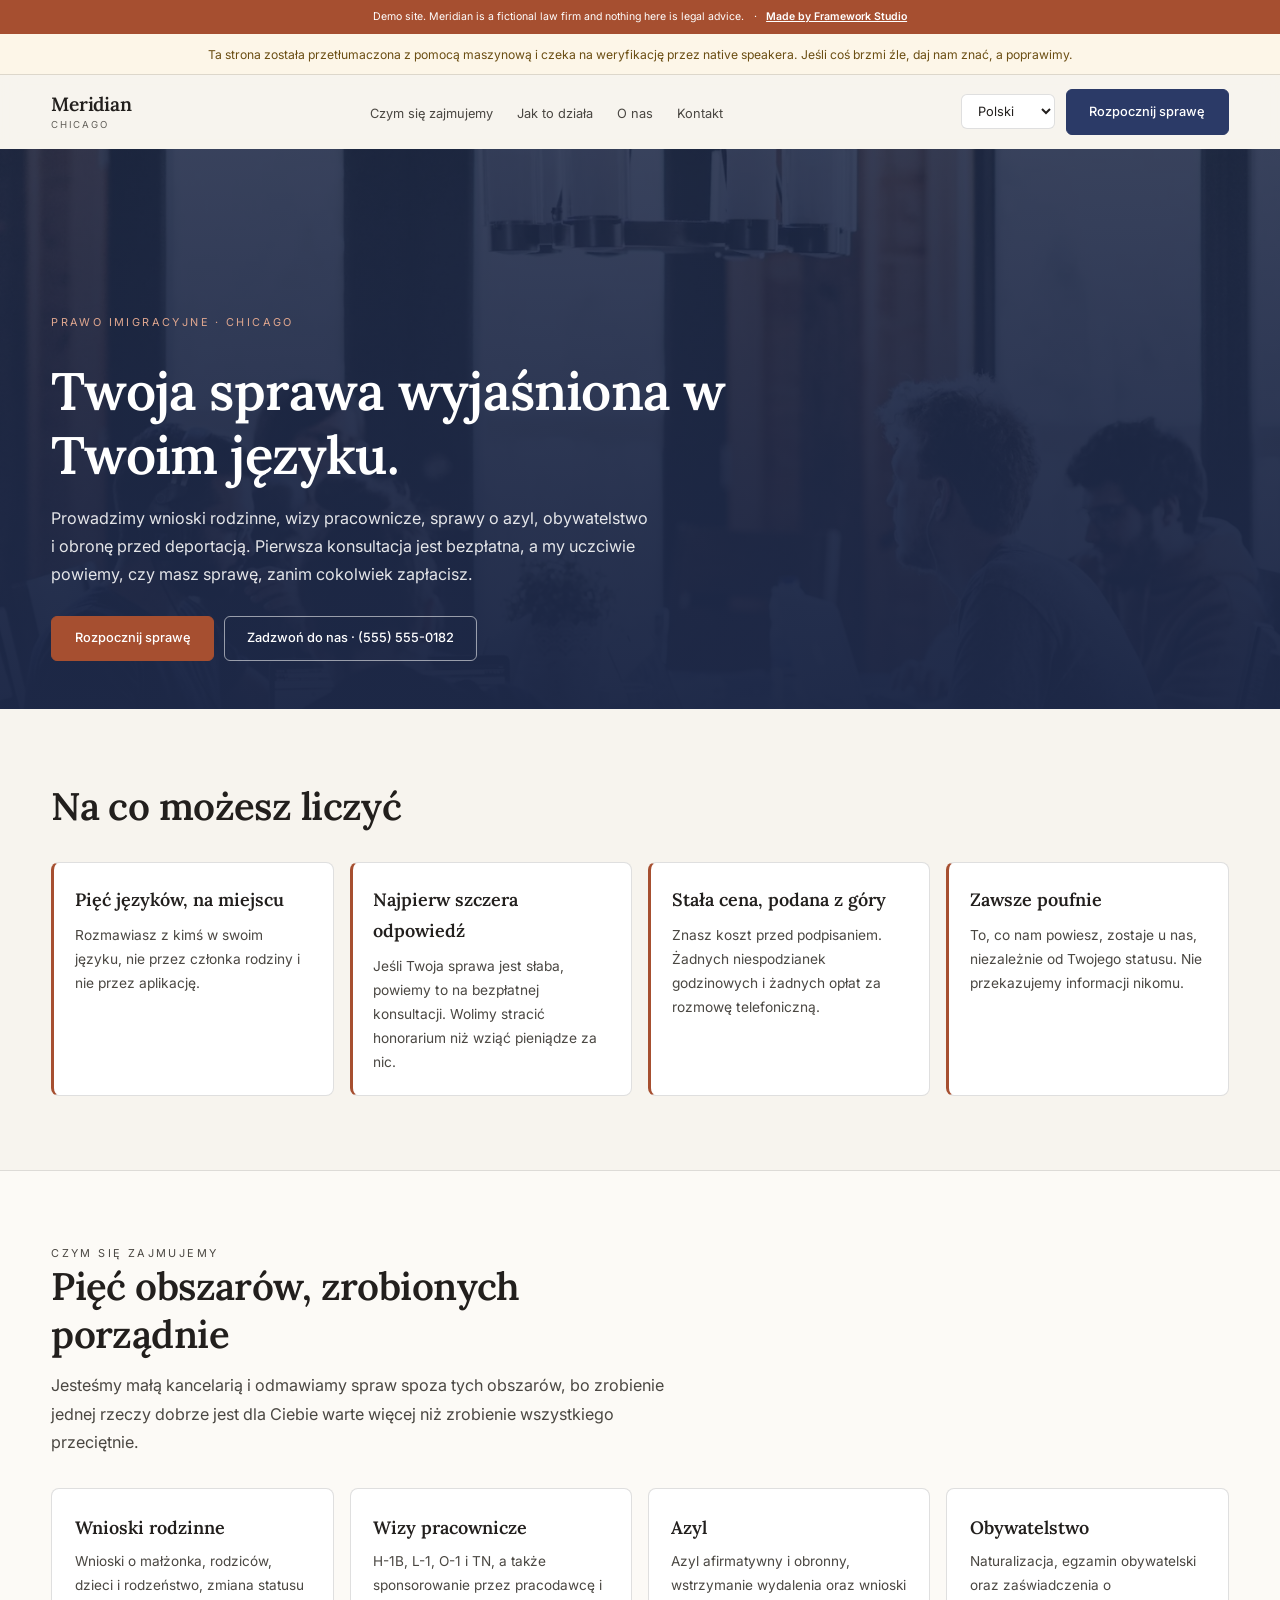
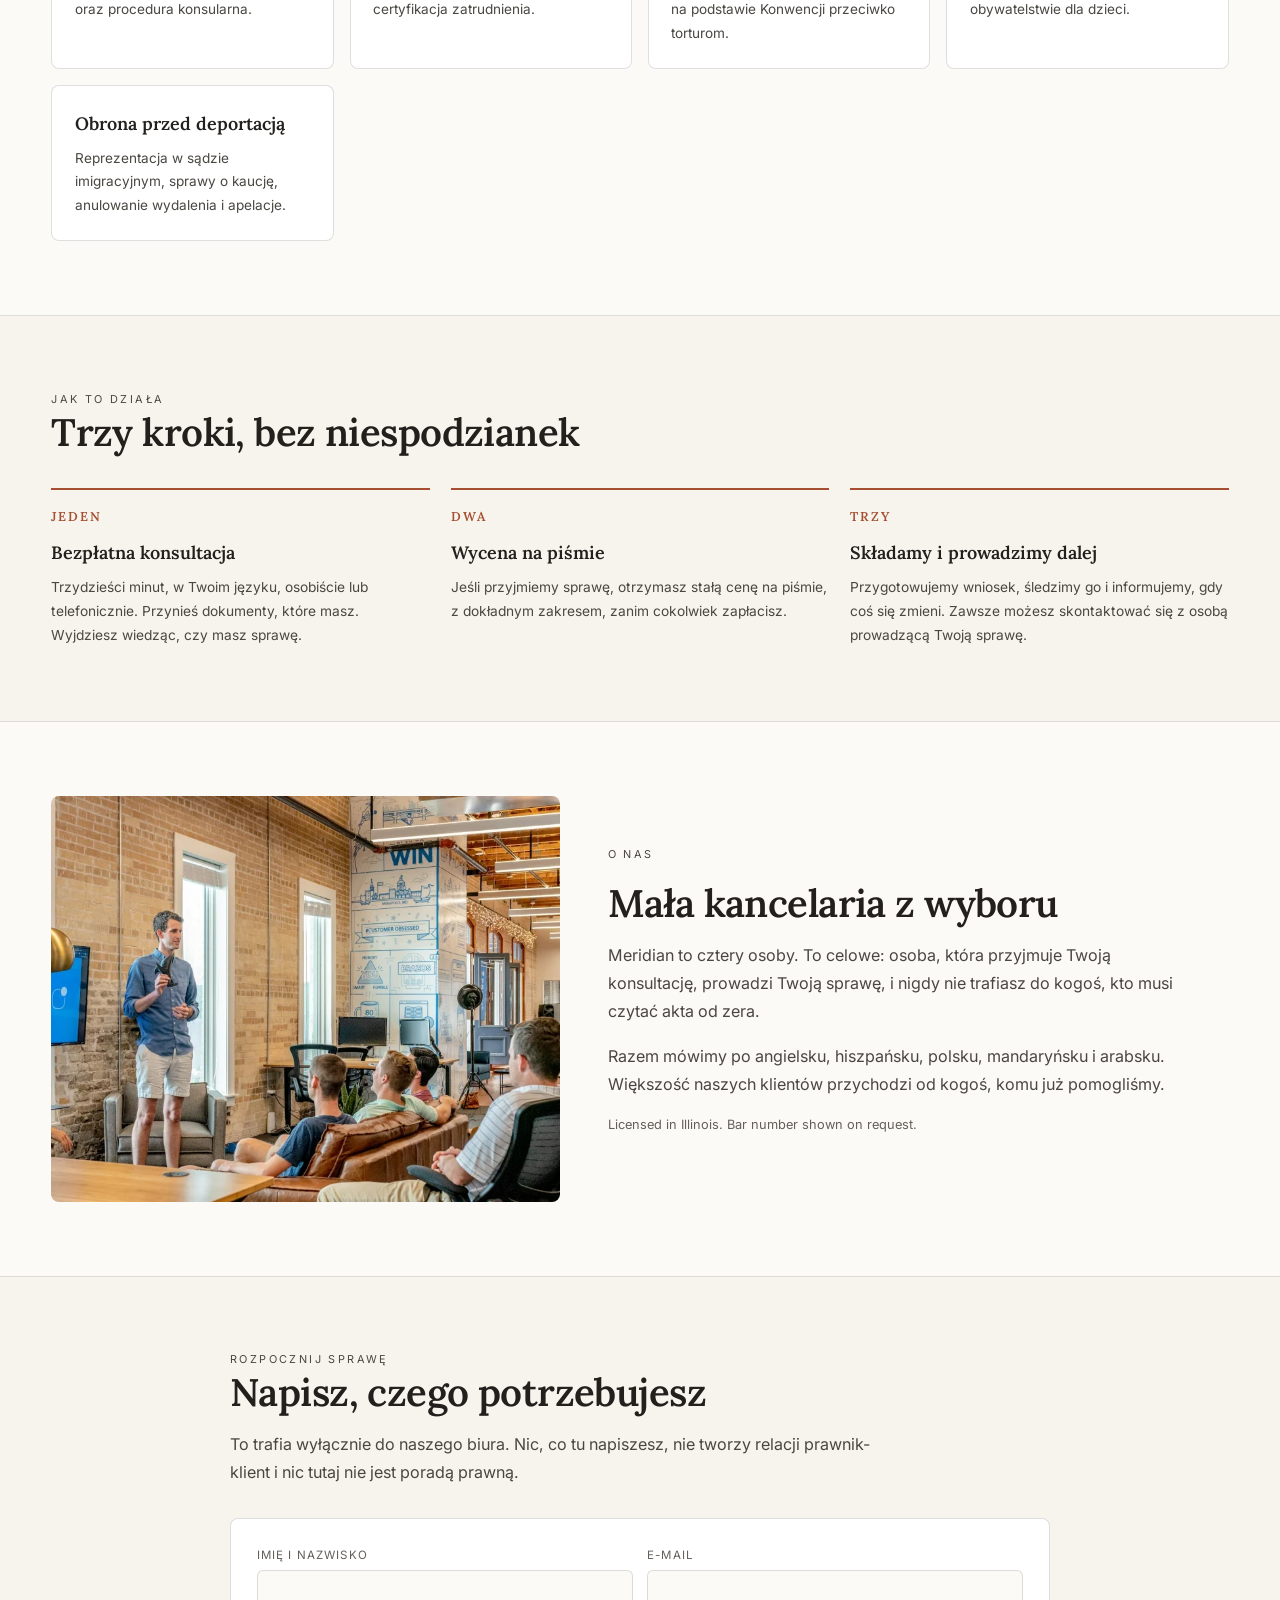
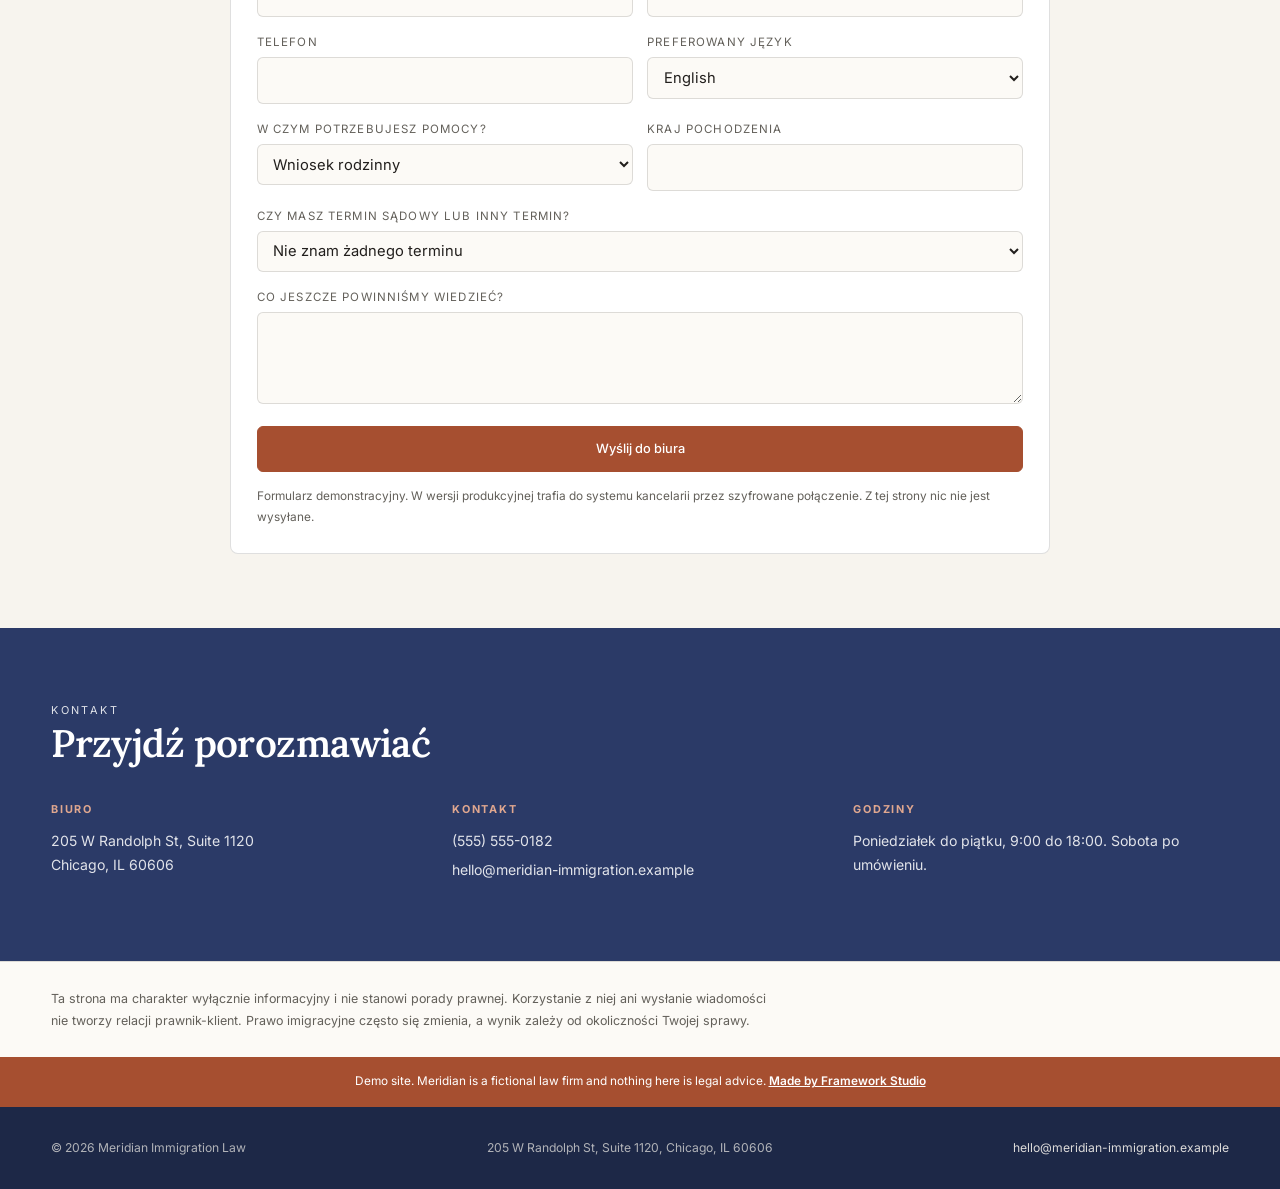
<file: pl.html>
<!DOCTYPE html>
<html lang="pl" dir="ltr">
<head>
<meta charset="utf-8">
<meta name="viewport" content="width=device-width,initial-scale=1">
<title>Meridian Immigration Law | Chicago</title>
<meta name="description" content="Prawnicy imigracyjni w Chicago. Wnioski rodzinne, wizy pracownicze, azyl, obywatelstwo i obrona przed deportacją. Pierwsza konsultacja bezpłatna w pięciu językach.">
<meta property="og:title" content="Meridian Immigration Law | Chicago">
<meta property="og:description" content="Prawnicy imigracyjni w Chicago. Wnioski rodzinne, wizy pracownicze, azyl, obywatelstwo i obrona przed deportacją. Pierwsza konsultacja bezpłatna w pięciu językach.">
<link rel="alternate" hreflang="en" href="index.html">
<link rel="alternate" hreflang="es" href="es.html">
<link rel="alternate" hreflang="pl" href="pl.html">
<link rel="alternate" hreflang="zh" href="zh.html">
<link rel="alternate" hreflang="ar" href="ar.html">
<link rel="alternate" hreflang="x-default" href="index.html">
<link rel="preconnect" href="https://fonts.googleapis.com">
<link rel="preconnect" href="https://fonts.gstatic.com" crossorigin>
<link href="https://fonts.googleapis.com/css2?family=Lora:wght@400;600&family=Inter:wght@300;400;500&display=swap" rel="stylesheet">

<link rel="stylesheet" href="assets/css/styles.css">
<script type="application/ld+json">{"@context":"https://schema.org","@type":"LegalService","name":"Meridian Immigration Law","description":"Prawnicy imigracyjni w Chicago. Wnioski rodzinne, wizy pracownicze, azyl, obywatelstwo i obrona przed deportacją. Pierwsza konsultacja bezpłatna w pięciu językach.","telephone":"(555) 555-0182","email":"hello@meridian-immigration.example","areaServed":"Chicago","availableLanguage":["English","Español","Polski","中文","العربية"],"address":{"@type":"PostalAddress","streetAddress":"205 W Randolph St, Suite 1120","addressLocality":"Chicago"}}</script>
</head>
<body>
<a class="skip" href="#main">Przejdź do treści</a>
<div class="demo-bar" role="note"><p>Demo site. Meridian is a fictional law firm and nothing here is legal advice.</p><span class="sep">&middot;</span>
    <a href="https://tahvia127.github.io/framework-studio/" target="_blank" rel="noopener noreferrer">Made by Framework Studio</a></div>
<div class="trans-note">Ta strona została przetłumaczona z pomocą maszynową i czeka na weryfikację przez native speakera. Jeśli coś brzmi źle, daj nam znać, a poprawimy.</div>

<header class="nav" id="nav"><div class="shell">
  <a class="logo" href="#top"><span class="m">Meridian</span><span class="s">Chicago</span></a>
  <nav aria-label="Primary"><ul>
    <li><a href="#services">Czym się zajmujemy</a></li>
    <li><a href="#how">Jak to działa</a></li>
    <li><a href="#about">O nas</a></li>
    <li><a href="#contact">Kontakt</a></li>
  </ul></nav>
  <div class="nav-right">
    <label class="skip" for="langsel">Język</label>
    <select class="langsel" id="langsel" aria-label="Język"><option value="index.html">English</option><option value="es.html">Español</option><option value="pl.html" selected>Polski</option><option value="zh.html">中文</option><option value="ar.html">العربية</option></select>
    <a class="btn fill" href="#intake">Rozpocznij sprawę</a>
  </div>
</div></header>

<header class="hero" id="top">
  <img src="assets/img/hero.webp" alt="" width="1500" height="1000" fetchpriority="high">
  <div class="inner"><div class="shell">
    <p class="eyebrow">Prawo imigracyjne · Chicago</p>
    <h1>Twoja sprawa wyjaśniona w Twoim języku.</h1>
    <p>Prowadzimy wnioski rodzinne, wizy pracownicze, sprawy o azyl, obywatelstwo i obronę przed deportacją. Pierwsza konsultacja jest bezpłatna, a my uczciwie powiemy, czy masz sprawę, zanim cokolwiek zapłacisz.</p>
    <div class="cta">
      <a class="btn terra" href="#intake">Rozpocznij sprawę</a>
      <a class="btn light" href="tel:5555550182">Zadzwoń do nas &middot; (555) 555-0182</a>
    </div>
  </div></div>
</header>

<main id="main">

<section class="section"><div class="shell">
  <div class="head"><h2>Na co możesz liczyć</h2></div>
  <div class="trust">
        <div class="tcell rv"><h3>Pięć języków, na miejscu</h3><p>Rozmawiasz z kimś w swoim języku, nie przez członka rodziny i nie przez aplikację.</p></div>
        <div class="tcell rv"><h3>Najpierw szczera odpowiedź</h3><p>Jeśli Twoja sprawa jest słaba, powiemy to na bezpłatnej konsultacji. Wolimy stracić honorarium niż wziąć pieniądze za nic.</p></div>
        <div class="tcell rv"><h3>Stała cena, podana z góry</h3><p>Znasz koszt przed podpisaniem. Żadnych niespodzianek godzinowych i żadnych opłat za rozmowę telefoniczną.</p></div>
        <div class="tcell rv"><h3>Zawsze poufnie</h3><p>To, co nam powiesz, zostaje u nas, niezależnie od Twojego statusu. Nie przekazujemy informacji nikomu.</p></div></div>
</div></section>

<section class="section section-alt" id="services"><div class="shell">
  <div class="head"><p class="eyebrow">Czym się zajmujemy</p><h2>Pięć obszarów, zrobionych porządnie</h2><p>Jesteśmy małą kancelarią i odmawiamy spraw spoza tych obszarów, bo zrobienie jednej rzeczy dobrze jest dla Ciebie warte więcej niż zrobienie wszystkiego przeciętnie.</p></div>
  <div class="svcs">
        <article class="svc rv"><h3>Wnioski rodzinne</h3><p>Wnioski o małżonka, rodziców, dzieci i rodzeństwo, zmiana statusu oraz procedura konsularna.</p></article>
        <article class="svc rv"><h3>Wizy pracownicze</h3><p>H-1B, L-1, O-1 i TN, a także sponsorowanie przez pracodawcę i certyfikacja zatrudnienia.</p></article>
        <article class="svc rv"><h3>Azyl</h3><p>Azyl afirmatywny i obronny, wstrzymanie wydalenia oraz wnioski na podstawie Konwencji przeciwko torturom.</p></article>
        <article class="svc rv"><h3>Obywatelstwo</h3><p>Naturalizacja, egzamin obywatelski oraz zaświadczenia o obywatelstwie dla dzieci.</p></article>
        <article class="svc rv"><h3>Obrona przed deportacją</h3><p>Reprezentacja w sądzie imigracyjnym, sprawy o kaucję, anulowanie wydalenia i apelacje.</p></article></div>
</div></section>

<section class="section" id="how"><div class="shell">
  <div class="head"><p class="eyebrow">Jak to działa</p><h2>Trzy kroki, bez niespodzianek</h2></div>
  <div class="steps">
        <div class="step rv"><p class="n">Jeden</p><h3>Bezpłatna konsultacja</h3><p>Trzydzieści minut, w Twoim języku, osobiście lub telefonicznie. Przynieś dokumenty, które masz. Wyjdziesz wiedząc, czy masz sprawę.</p></div>
        <div class="step rv"><p class="n">Dwa</p><h3>Wycena na piśmie</h3><p>Jeśli przyjmiemy sprawę, otrzymasz stałą cenę na piśmie, z dokładnym zakresem, zanim cokolwiek zapłacisz.</p></div>
        <div class="step rv"><p class="n">Trzy</p><h3>Składamy i prowadzimy dalej</h3><p>Przygotowujemy wniosek, śledzimy go i informujemy, gdy coś się zmieni. Zawsze możesz skontaktować się z osobą prowadzącą Twoją sprawę.</p></div></div>
</div></section>

<section class="section section-alt" id="about"><div class="shell split">
  <div class="im rv"><img src="assets/img/community.webp" alt="" loading="lazy" width="1100" height="880"></div>
  <div class="rv">
    <p class="eyebrow">O nas</p><h2>Mała kancelaria z wyboru</h2>
    <p>Meridian to cztery osoby. To celowe: osoba, która przyjmuje Twoją konsultację, prowadzi Twoją sprawę, i nigdy nie trafiasz do kogoś, kto musi czytać akta od zera.</p><p>Razem mówimy po angielsku, hiszpańsku, polsku, mandaryńsku i arabsku. Większość naszych klientów przychodzi od kogoś, komu już pomogliśmy.</p>
    <p style="font-size:.8rem;color:var(--faint)">Licensed in Illinois. Bar number shown on request.</p>
  </div>
</div></section>

<section class="section" id="intake"><div class="narrow">
  <div class="head"><p class="eyebrow">Rozpocznij sprawę</p><h2>Napisz, czego potrzebujesz</h2><p>To trafia wyłącznie do naszego biura. Nic, co tu napiszesz, nie tworzy relacji prawnik-klient i nic tutaj nie jest poradą prawną.</p></div>
  <form class="intake rv" id="intakeForm" novalidate>
    <div><label for="f-name">Imię i nazwisko</label><input id="f-name" name="name" autocomplete="name"></div>
    <div><label for="f-email">E-mail</label><input id="f-email" name="email" type="email" autocomplete="email"></div>
    <div><label for="f-phone">Telefon</label><input id="f-phone" name="phone" type="tel" autocomplete="tel"></div>
    <div><label for="f-lang">Preferowany język</label><select id="f-lang" name="lang"><option>English</option><option>Español</option><option>Polski</option><option>中文</option><option>العربية</option></select></div>
    <div><label for="f-type">W czym potrzebujesz pomocy?</label><select id="f-type" name="type"><option>Wniosek rodzinny</option><option>Wiza pracownicza</option><option>Azyl</option><option>Obywatelstwo</option><option>Obrona przed deportacją</option><option>Nie jestem pewien</option></select></div>
    <div><label for="f-country">Kraj pochodzenia</label><input id="f-country" name="country"></div>
    <div class="full"><label for="f-urg">Czy masz termin sądowy lub inny termin?</label><select id="f-urg" name="urgency"><option>Nie znam żadnego terminu</option><option>W ciągu 3 miesięcy</option><option>W ciągu 30 dni</option><option>W ciągu tygodnia</option></select></div>
    <div class="full"><label for="f-msg">Co jeszcze powinniśmy wiedzieć?</label><textarea id="f-msg" name="message"></textarea></div>
    <button class="btn terra" type="submit">Wyślij do biura</button>
    <p class="fnote">Formularz demonstracyjny. W wersji produkcyjnej trafia do systemu kancelarii przez szyfrowane połączenie. Z tej strony nic nie jest wysyłane.</p>
  </form>
</div></section>

<section class="section indigo" id="contact"><div class="shell">
  <div class="head"><p class="eyebrow">Kontakt</p><h2>Przyjdź porozmawiać</h2></div>
  <div class="info">
    <div><h4>Biuro</h4><p>205 W Randolph St, Suite 1120<br>Chicago, IL 60606</p></div>
    <div><h4>Kontakt</h4><p><a href="tel:5555550182">(555) 555-0182</a></p><p><a href="mailto:hello@meridian-immigration.example">hello@meridian-immigration.example</a></p></div>
    <div><h4>Godziny</h4><p>Poniedziałek do piątku, 9:00 do 18:00. Sobota po umówieniu.</p></div>
  </div>
</div></section>

</main>

<section class="disclaimer"><div class="shell"><p>Ta strona ma charakter wyłącznie informacyjny i nie stanowi porady prawnej. Korzystanie z niej ani wysłanie wiadomości nie tworzy relacji prawnik-klient. Prawo imigracyjne często się zmienia, a wynik zależy od okoliczności Twojej sprawy.</p></div></section>
<div class="demo-foot">Demo site. Meridian is a fictional law firm and nothing here is legal advice.
    <a href="https://tahvia127.github.io/framework-studio/" target="_blank" rel="noopener noreferrer">Made by Framework Studio</a></div>
<footer><div class="shell">
  <span>&copy; <span id="yr">2026</span> Meridian Immigration Law</span>
  <span>205 W Randolph St, Suite 1120, Chicago, IL 60606</span>
  <span><a href="mailto:hello@meridian-immigration.example">hello@meridian-immigration.example</a></span>
</div></footer>

<script>
document.getElementById('yr').textContent=new Date().getFullYear();
var nav=document.getElementById('nav');
addEventListener('scroll',function(){nav.classList.toggle('stuck',scrollY>12)},{passive:true});
if('IntersectionObserver' in window && !matchMedia('(prefers-reduced-motion: reduce)').matches){
  var io=new IntersectionObserver(function(es){es.forEach(function(e){
    if(e.isIntersecting){e.target.classList.add('in');io.unobserve(e.target)}})},{threshold:.05});
  document.querySelectorAll('.rv').forEach(function(el){io.observe(el)});
}else{document.querySelectorAll('.rv').forEach(function(el){el.classList.add('in')})}

document.getElementById('langsel').addEventListener('change',function(){ location.href=this.value });

document.getElementById('intakeForm').addEventListener('submit',function(e){
  e.preventDefault();
  var f=this, n=f.name.value.trim(), m=f.email.value.trim();
  [f.name,f.email].forEach(function(el){el.classList.remove('ferr')});
  var old=f.querySelector('.fok'); if(old) old.remove();
  if(!n){ f.name.classList.add('ferr'); f.name.focus(); alert("Proszę wpisać imię i nazwisko."); return }
  if(!/^[^@\s]+@[^@\s]+\.[^@\s]+$/.test(m)){ f.email.classList.add('ferr'); f.email.focus(); alert("Proszę podać e-mail, pod którym możemy się skontaktować."); return }
  var ok=document.createElement('p'); ok.className='fok'; ok.textContent="Dziękujemy. W wersji produkcyjnej trafiłoby to do biura i ktoś zadzwoniłby w ciągu jednego dnia roboczego.";
  f.insertBefore(ok, f.querySelector('button'));
});
</script>
</body>
</html>
</file>
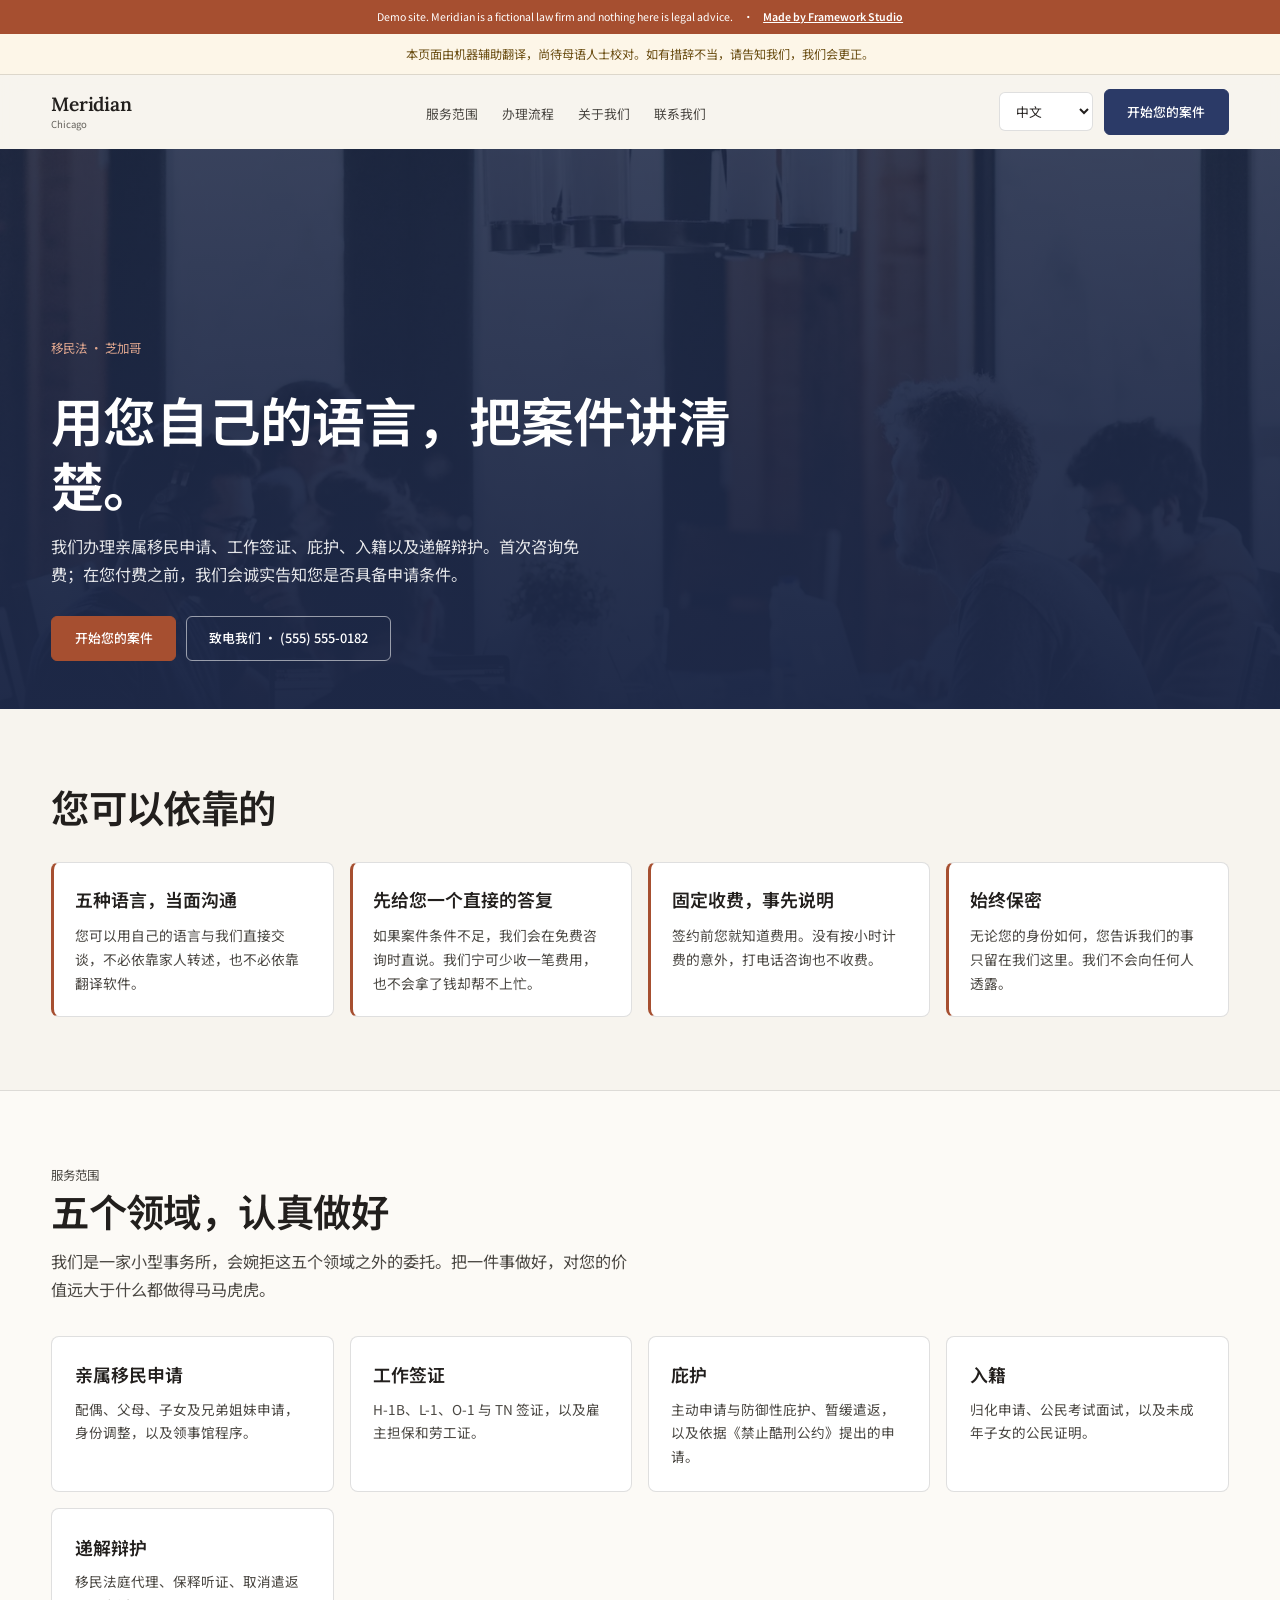
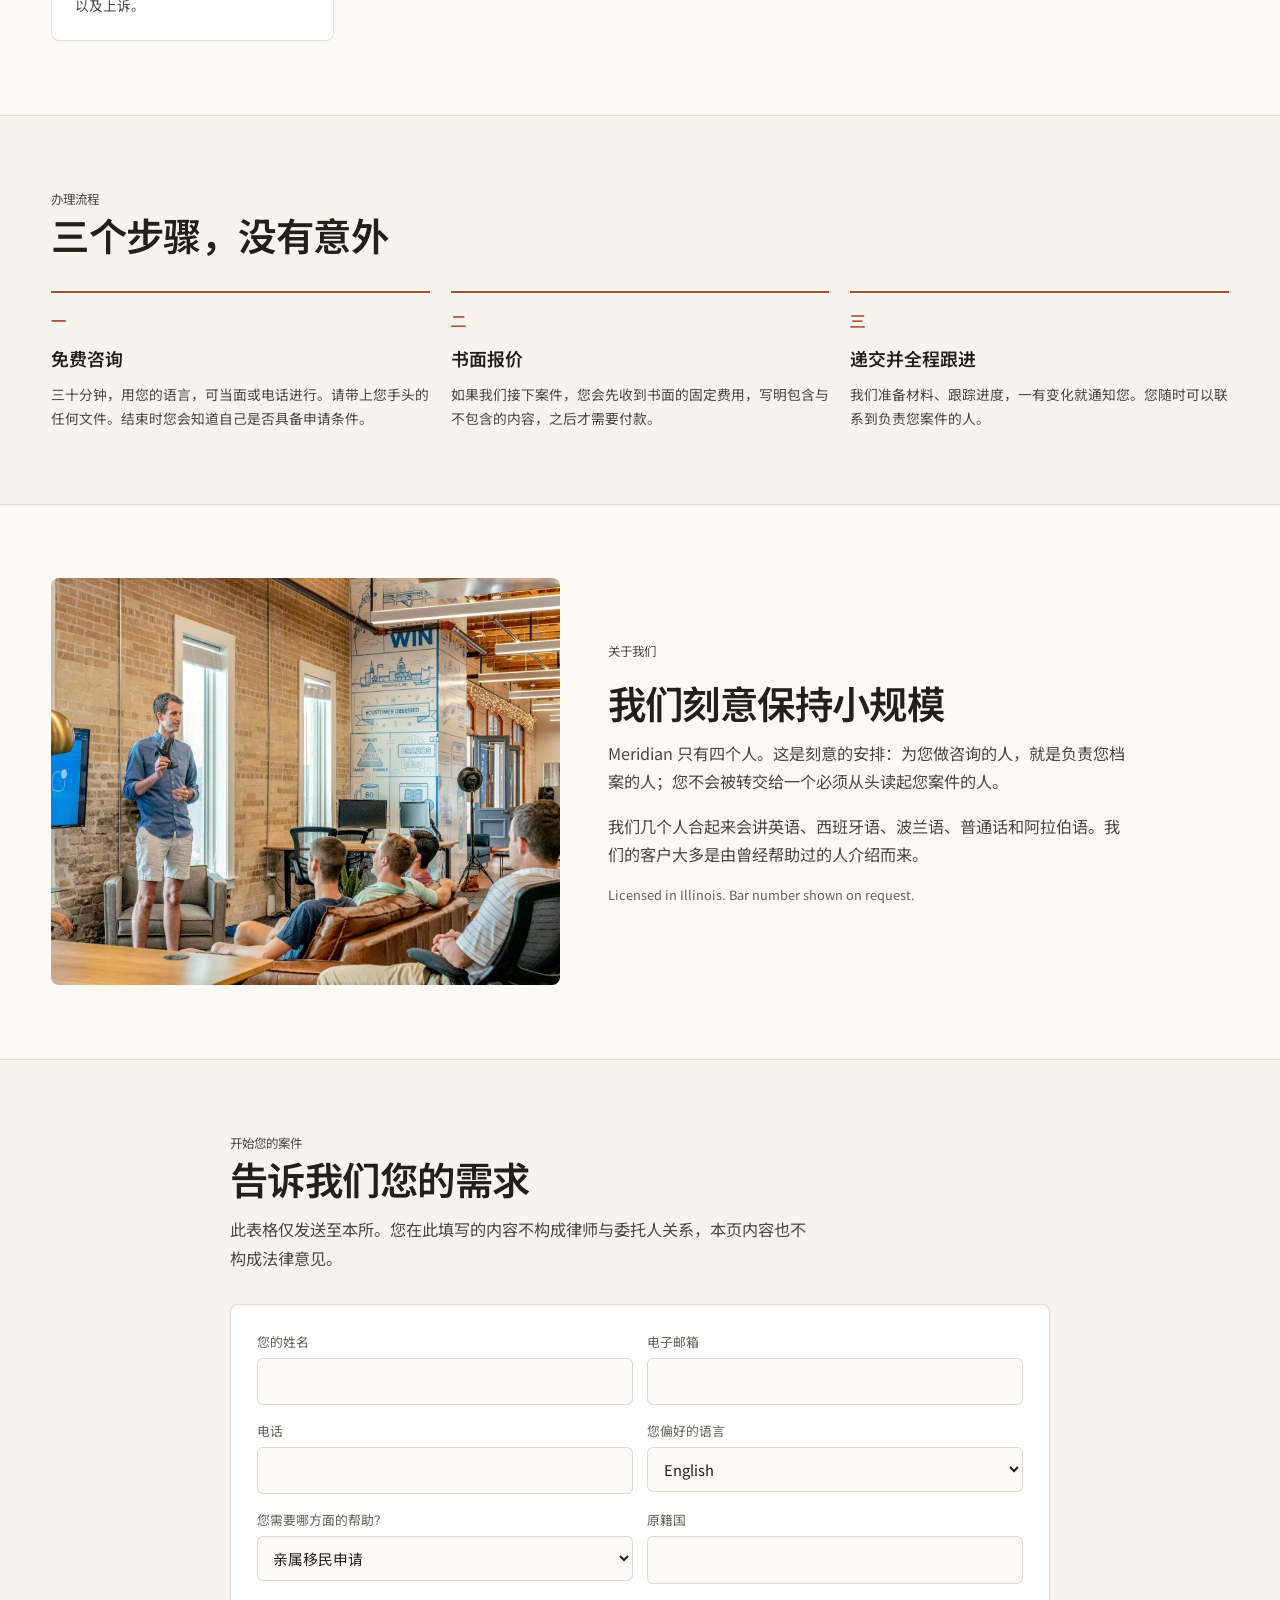
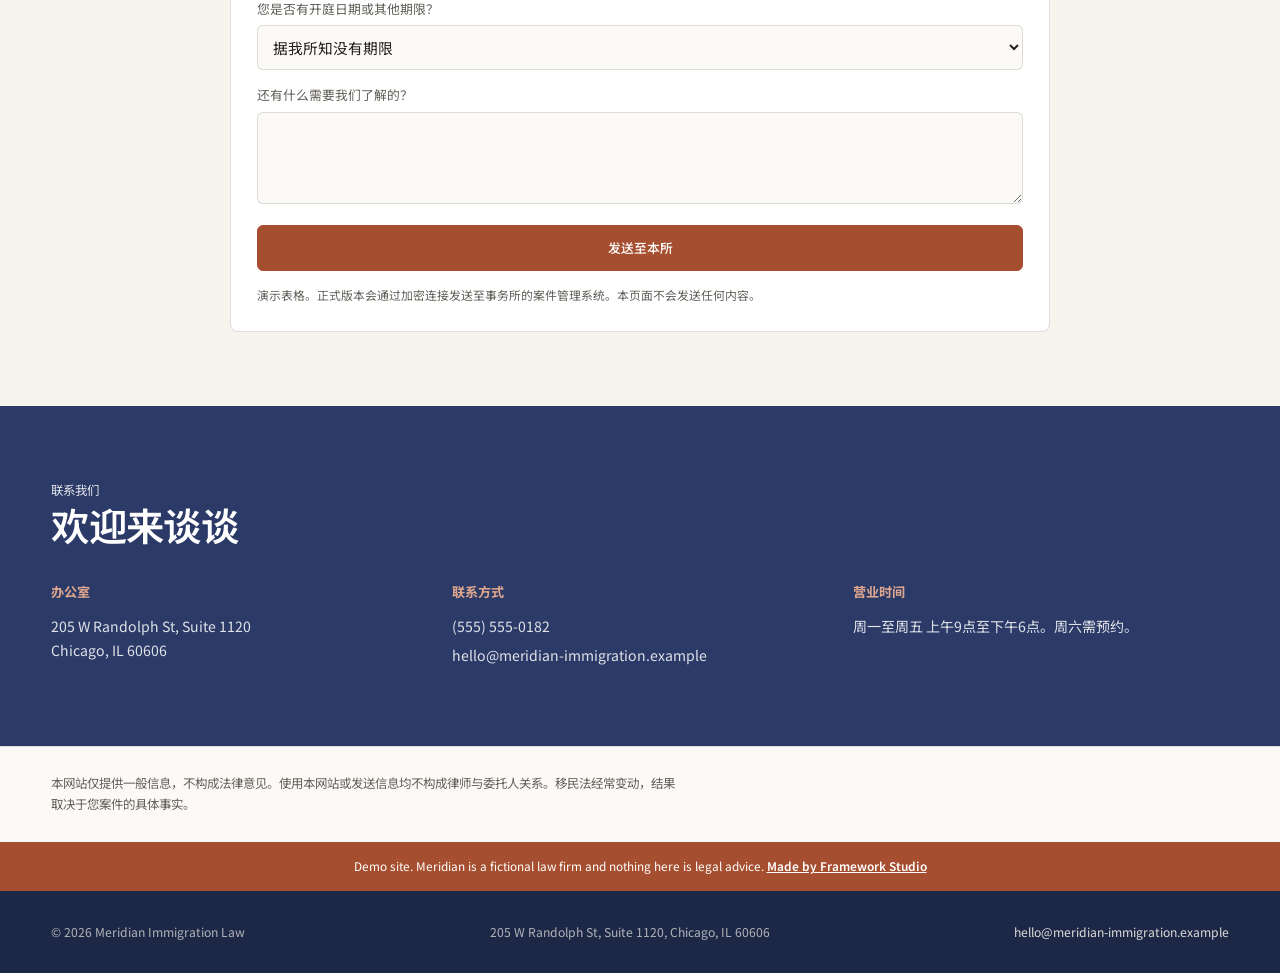
<file: zh.html>
<!DOCTYPE html>
<html lang="zh" dir="ltr">
<head>
<meta charset="utf-8">
<meta name="viewport" content="width=device-width,initial-scale=1">
<title>Meridian 移民律师事务所 | 芝加哥</title>
<meta name="description" content="芝加哥移民律师。亲属移民申请、工作签证、庇护、入籍及递解辩护。首次咨询免费，提供五种语言服务。">
<meta property="og:title" content="Meridian 移民律师事务所 | 芝加哥">
<meta property="og:description" content="芝加哥移民律师。亲属移民申请、工作签证、庇护、入籍及递解辩护。首次咨询免费，提供五种语言服务。">
<link rel="alternate" hreflang="en" href="index.html">
<link rel="alternate" hreflang="es" href="es.html">
<link rel="alternate" hreflang="pl" href="pl.html">
<link rel="alternate" hreflang="zh" href="zh.html">
<link rel="alternate" hreflang="ar" href="ar.html">
<link rel="alternate" hreflang="x-default" href="index.html">
<link rel="preconnect" href="https://fonts.googleapis.com">
<link rel="preconnect" href="https://fonts.gstatic.com" crossorigin>
<link href="https://fonts.googleapis.com/css2?family=Lora:wght@400;600&family=Inter:wght@300;400;500&display=swap" rel="stylesheet">
<link href="https://fonts.googleapis.com/css2?family=Noto+Sans+SC:wght@300;400;600&display=swap" rel="stylesheet">
<link rel="stylesheet" href="assets/css/styles.css">
<script type="application/ld+json">{"@context":"https://schema.org","@type":"LegalService","name":"Meridian Immigration Law","description":"芝加哥移民律师。亲属移民申请、工作签证、庇护、入籍及递解辩护。首次咨询免费，提供五种语言服务。","telephone":"(555) 555-0182","email":"hello@meridian-immigration.example","areaServed":"Chicago","availableLanguage":["English","Español","Polski","中文","العربية"],"address":{"@type":"PostalAddress","streetAddress":"205 W Randolph St, Suite 1120","addressLocality":"Chicago"}}</script>
</head>
<body>
<a class="skip" href="#main">跳到主要内容</a>
<div class="demo-bar" role="note"><p>Demo site. Meridian is a fictional law firm and nothing here is legal advice.</p><span class="sep">&middot;</span>
    <a href="https://tahvia127.github.io/framework-studio/" target="_blank" rel="noopener noreferrer">Made by Framework Studio</a></div>
<div class="trans-note">本页面由机器辅助翻译，尚待母语人士校对。如有措辞不当，请告知我们，我们会更正。</div>

<header class="nav" id="nav"><div class="shell">
  <a class="logo" href="#top"><span class="m">Meridian</span><span class="s">Chicago</span></a>
  <nav aria-label="Primary"><ul>
    <li><a href="#services">服务范围</a></li>
    <li><a href="#how">办理流程</a></li>
    <li><a href="#about">关于我们</a></li>
    <li><a href="#contact">联系我们</a></li>
  </ul></nav>
  <div class="nav-right">
    <label class="skip" for="langsel">语言</label>
    <select class="langsel" id="langsel" aria-label="语言"><option value="index.html">English</option><option value="es.html">Español</option><option value="pl.html">Polski</option><option value="zh.html" selected>中文</option><option value="ar.html">العربية</option></select>
    <a class="btn fill" href="#intake">开始您的案件</a>
  </div>
</div></header>

<header class="hero" id="top">
  <img src="assets/img/hero.webp" alt="" width="1500" height="1000" fetchpriority="high">
  <div class="inner"><div class="shell">
    <p class="eyebrow">移民法 · 芝加哥</p>
    <h1>用您自己的语言，把案件讲清楚。</h1>
    <p>我们办理亲属移民申请、工作签证、庇护、入籍以及递解辩护。首次咨询免费；在您付费之前，我们会诚实告知您是否具备申请条件。</p>
    <div class="cta">
      <a class="btn terra" href="#intake">开始您的案件</a>
      <a class="btn light" href="tel:5555550182">致电我们 &middot; (555) 555-0182</a>
    </div>
  </div></div>
</header>

<main id="main">

<section class="section"><div class="shell">
  <div class="head"><h2>您可以依靠的</h2></div>
  <div class="trust">
        <div class="tcell rv"><h3>五种语言，当面沟通</h3><p>您可以用自己的语言与我们直接交谈，不必依靠家人转述，也不必依靠翻译软件。</p></div>
        <div class="tcell rv"><h3>先给您一个直接的答复</h3><p>如果案件条件不足，我们会在免费咨询时直说。我们宁可少收一笔费用，也不会拿了钱却帮不上忙。</p></div>
        <div class="tcell rv"><h3>固定收费，事先说明</h3><p>签约前您就知道费用。没有按小时计费的意外，打电话咨询也不收费。</p></div>
        <div class="tcell rv"><h3>始终保密</h3><p>无论您的身份如何，您告诉我们的事只留在我们这里。我们不会向任何人透露。</p></div></div>
</div></section>

<section class="section section-alt" id="services"><div class="shell">
  <div class="head"><p class="eyebrow">服务范围</p><h2>五个领域，认真做好</h2><p>我们是一家小型事务所，会婉拒这五个领域之外的委托。把一件事做好，对您的价值远大于什么都做得马马虎虎。</p></div>
  <div class="svcs">
        <article class="svc rv"><h3>亲属移民申请</h3><p>配偶、父母、子女及兄弟姐妹申请，身份调整，以及领事馆程序。</p></article>
        <article class="svc rv"><h3>工作签证</h3><p>H-1B、L-1、O-1 与 TN 签证，以及雇主担保和劳工证。</p></article>
        <article class="svc rv"><h3>庇护</h3><p>主动申请与防御性庇护、暂缓遣返，以及依据《禁止酷刑公约》提出的申请。</p></article>
        <article class="svc rv"><h3>入籍</h3><p>归化申请、公民考试面试，以及未成年子女的公民证明。</p></article>
        <article class="svc rv"><h3>递解辩护</h3><p>移民法庭代理、保释听证、取消遣返以及上诉。</p></article></div>
</div></section>

<section class="section" id="how"><div class="shell">
  <div class="head"><p class="eyebrow">办理流程</p><h2>三个步骤，没有意外</h2></div>
  <div class="steps">
        <div class="step rv"><p class="n">一</p><h3>免费咨询</h3><p>三十分钟，用您的语言，可当面或电话进行。请带上您手头的任何文件。结束时您会知道自己是否具备申请条件。</p></div>
        <div class="step rv"><p class="n">二</p><h3>书面报价</h3><p>如果我们接下案件，您会先收到书面的固定费用，写明包含与不包含的内容，之后才需要付款。</p></div>
        <div class="step rv"><p class="n">三</p><h3>递交并全程跟进</h3><p>我们准备材料、跟踪进度，一有变化就通知您。您随时可以联系到负责您案件的人。</p></div></div>
</div></section>

<section class="section section-alt" id="about"><div class="shell split">
  <div class="im rv"><img src="assets/img/community.webp" alt="" loading="lazy" width="1100" height="880"></div>
  <div class="rv">
    <p class="eyebrow">关于我们</p><h2>我们刻意保持小规模</h2>
    <p>Meridian 只有四个人。这是刻意的安排：为您做咨询的人，就是负责您档案的人；您不会被转交给一个必须从头读起您案件的人。</p><p>我们几个人合起来会讲英语、西班牙语、波兰语、普通话和阿拉伯语。我们的客户大多是由曾经帮助过的人介绍而来。</p>
    <p style="font-size:.8rem;color:var(--faint)">Licensed in Illinois. Bar number shown on request.</p>
  </div>
</div></section>

<section class="section" id="intake"><div class="narrow">
  <div class="head"><p class="eyebrow">开始您的案件</p><h2>告诉我们您的需求</h2><p>此表格仅发送至本所。您在此填写的内容不构成律师与委托人关系，本页内容也不构成法律意见。</p></div>
  <form class="intake rv" id="intakeForm" novalidate>
    <div><label for="f-name">您的姓名</label><input id="f-name" name="name" autocomplete="name"></div>
    <div><label for="f-email">电子邮箱</label><input id="f-email" name="email" type="email" autocomplete="email"></div>
    <div><label for="f-phone">电话</label><input id="f-phone" name="phone" type="tel" autocomplete="tel"></div>
    <div><label for="f-lang">您偏好的语言</label><select id="f-lang" name="lang"><option>English</option><option>Español</option><option>Polski</option><option>中文</option><option>العربية</option></select></div>
    <div><label for="f-type">您需要哪方面的帮助？</label><select id="f-type" name="type"><option>亲属移民申请</option><option>工作签证</option><option>庇护</option><option>入籍</option><option>递解辩护</option><option>我还不确定</option></select></div>
    <div><label for="f-country">原籍国</label><input id="f-country" name="country"></div>
    <div class="full"><label for="f-urg">您是否有开庭日期或其他期限？</label><select id="f-urg" name="urgency"><option>据我所知没有期限</option><option>三个月之内</option><option>三十天之内</option><option>一周之内</option></select></div>
    <div class="full"><label for="f-msg">还有什么需要我们了解的？</label><textarea id="f-msg" name="message"></textarea></div>
    <button class="btn terra" type="submit">发送至本所</button>
    <p class="fnote">演示表格。正式版本会通过加密连接发送至事务所的案件管理系统。本页面不会发送任何内容。</p>
  </form>
</div></section>

<section class="section indigo" id="contact"><div class="shell">
  <div class="head"><p class="eyebrow">联系我们</p><h2>欢迎来谈谈</h2></div>
  <div class="info">
    <div><h4>办公室</h4><p>205 W Randolph St, Suite 1120<br>Chicago, IL 60606</p></div>
    <div><h4>联系方式</h4><p><a href="tel:5555550182">(555) 555-0182</a></p><p><a href="mailto:hello@meridian-immigration.example">hello@meridian-immigration.example</a></p></div>
    <div><h4>营业时间</h4><p>周一至周五 上午9点至下午6点。周六需预约。</p></div>
  </div>
</div></section>

</main>

<section class="disclaimer"><div class="shell"><p>本网站仅提供一般信息，不构成法律意见。使用本网站或发送信息均不构成律师与委托人关系。移民法经常变动，结果取决于您案件的具体事实。</p></div></section>
<div class="demo-foot">Demo site. Meridian is a fictional law firm and nothing here is legal advice.
    <a href="https://tahvia127.github.io/framework-studio/" target="_blank" rel="noopener noreferrer">Made by Framework Studio</a></div>
<footer><div class="shell">
  <span>&copy; <span id="yr">2026</span> Meridian Immigration Law</span>
  <span>205 W Randolph St, Suite 1120, Chicago, IL 60606</span>
  <span><a href="mailto:hello@meridian-immigration.example">hello@meridian-immigration.example</a></span>
</div></footer>

<script>
document.getElementById('yr').textContent=new Date().getFullYear();
var nav=document.getElementById('nav');
addEventListener('scroll',function(){nav.classList.toggle('stuck',scrollY>12)},{passive:true});
if('IntersectionObserver' in window && !matchMedia('(prefers-reduced-motion: reduce)').matches){
  var io=new IntersectionObserver(function(es){es.forEach(function(e){
    if(e.isIntersecting){e.target.classList.add('in');io.unobserve(e.target)}})},{threshold:.05});
  document.querySelectorAll('.rv').forEach(function(el){io.observe(el)});
}else{document.querySelectorAll('.rv').forEach(function(el){el.classList.add('in')})}

document.getElementById('langsel').addEventListener('change',function(){ location.href=this.value });

document.getElementById('intakeForm').addEventListener('submit',function(e){
  e.preventDefault();
  var f=this, n=f.name.value.trim(), m=f.email.value.trim();
  [f.name,f.email].forEach(function(el){el.classList.remove('ferr')});
  var old=f.querySelector('.fok'); if(old) old.remove();
  if(!n){ f.name.classList.add('ferr'); f.name.focus(); alert("请填写您的姓名。"); return }
  if(!/^[^@\s]+@[^@\s]+\.[^@\s]+$/.test(m)){ f.email.classList.add('ferr'); f.email.focus(); alert("请填写我们可以联系到您的电子邮箱。"); return }
  var ok=document.createElement('p'); ok.className='fok'; ok.textContent="谢谢您。正式版本会将信息发送至本所，我们会在一个工作日内致电。";
  f.insertBefore(ok, f.querySelector('button'));
});
</script>
</body>
</html>
</file>
<file: assets/css/styles.css>
/* ============================================================
   Meridian Immigration Law
   Logical properties throughout so the Arabic build mirrors.
   ============================================================ */
:root{
  --ivory:#F7F4EE;--ivory-2:#FCFAF6;--card:#FFFFFF;
  --indigo:#2B3A67;--indigo-2:#3A4C82;--indigo-deep:#1D2847;
  --ink:#221F1D;--soft:#4A4742;--faint:#63605A;
  --terra:#A64F30;--terra-lt:#E0A78F;
  --line:rgba(34,31,29,.14);--line-lt:rgba(247,244,238,.24);
  --f-d:'Lora',Georgia,serif;
  --f-b:'Inter',-apple-system,BlinkMacSystemFont,'Segoe UI',sans-serif;
  --f-ar:'Noto Sans Arabic','Inter',sans-serif;
  --f-zh:'Noto Sans SC','Inter',sans-serif;
  --shell:min(1200px,92vw);--e:cubic-bezier(.22,.61,.36,1);--bar:34px;
}
*,*::before,*::after{box-sizing:border-box}
html{scroll-behavior:smooth;-webkit-text-size-adjust:100%}
@media (prefers-reduced-motion:reduce){html{scroll-behavior:auto}
  *,*::before,*::after{animation:none!important;transition:none!important}}
body{margin:0;padding-block-start:var(--bar);background:var(--ivory);color:var(--ink);font-family:var(--f-b);
  font-size:clamp(.94rem,.91rem + .15vw,1.01rem);line-height:1.75;-webkit-font-smoothing:antialiased;overflow-x:hidden}
html[lang="ar"] body{font-family:var(--f-ar);line-height:1.95}
html[lang="zh"] body{font-family:var(--f-zh)}
html[lang="ar"] .f-d,html[lang="ar"] h1,html[lang="ar"] h2,html[lang="ar"] h3{font-family:var(--f-ar)}
html[lang="zh"] h1,html[lang="zh"] h2,html[lang="zh"] h3{font-family:var(--f-zh)}
img{max-width:100%;display:block}
a{color:inherit;text-decoration:none}
button,input,select,textarea{font:inherit}button{cursor:pointer}
:focus-visible{outline:2.5px solid var(--terra);outline-offset:2px;border-radius:3px}
.shell{width:var(--shell);margin-inline:auto}
.narrow{width:min(820px,92vw);margin-inline:auto}
.skip{position:absolute;inset-inline-start:-9999px}
.skip:focus{inset-inline-start:1rem;top:1rem;z-index:500;background:var(--indigo);color:#fff;padding:.7rem 1.1rem;border-radius:6px}

.demo-bar{position:fixed;top:0;inset-inline:0;z-index:400;height:var(--bar);display:flex;align-items:center;
  justify-content:center;gap:.6rem;background:var(--terra);color:#fff;font-size:.66rem;padding:0 1rem}
.demo-bar p{margin:0;overflow:hidden;text-overflow:ellipsis;white-space:nowrap}
.demo-bar a{text-decoration:underline;white-space:nowrap;font-weight:600}
.demo-foot{background:var(--terra);color:#fff;text-align:center;padding:.9rem 1rem;font-size:.74rem}
.demo-foot a{text-decoration:underline;font-weight:600}

/* translation notice */
.trans-note{background:#FDF6E8;border-block-end:1px solid var(--line);color:#6B4E13;
  padding:.6rem 1rem;text-align:center;font-size:.76rem}

/* nav */
.nav{position:sticky;top:var(--bar);z-index:300;padding:.85rem 0;background:color-mix(in srgb,var(--ivory) 95%,transparent);
  backdrop-filter:blur(10px);border-block-end:1px solid transparent;transition:border-color .3s}
.nav.stuck{border-block-end-color:var(--line)}
.nav .shell{display:flex;align-items:center;justify-content:space-between;gap:1rem;flex-wrap:wrap}
.logo{display:flex;flex-direction:column;line-height:1.2}
.logo .m{font-family:var(--f-d);font-weight:600;font-size:1.2rem;letter-spacing:-.01em}
.logo .s{font-size:.6rem;letter-spacing:.18em;text-transform:uppercase;color:var(--faint);margin-block-start:.15rem}
html[lang="ar"] .logo .s,html[lang="zh"] .logo .s{letter-spacing:normal;text-transform:none}
.nav ul{display:flex;gap:1.5rem;list-style:none;margin:0;padding:0;align-items:center}
.nav ul a{font-size:.8rem;color:var(--soft);position:relative;padding-block-end:2px}
.nav ul a::after{content:'';position:absolute;inset-inline-start:0;bottom:0;width:100%;height:1px;background:var(--terra);
  transform:scaleX(0);transition:transform .4s var(--e)}
.nav ul a:hover{color:var(--ink)}.nav ul a:hover::after{transform:scaleX(1)}
.nav-right{display:flex;align-items:center;gap:.7rem;flex-wrap:wrap}
.langsel{border:1px solid var(--line);background:var(--card);border-radius:6px;padding:.5rem .7rem;font-size:.8rem;color:var(--ink)}
.btn{display:inline-block;padding:.66rem 1.4rem;border-radius:6px;font-size:.8rem;font-weight:500;
  border:1px solid var(--indigo);color:var(--indigo);background:transparent;transition:all .3s var(--e)}
.btn:hover{background:var(--indigo);color:#fff;transform:translateY(-1px)}
.btn.fill{background:var(--indigo);color:#fff}
.btn.fill:hover{background:var(--indigo-2);border-color:var(--indigo-2)}
.btn.terra{background:var(--terra);border-color:var(--terra);color:#fff}
.btn.terra:hover{background:#8E4127;border-color:#8E4127}
.btn.light{border-color:rgba(255,255,255,.55);color:#fff}
.btn.light:hover{background:#fff;color:var(--indigo)}

/* hero */
.hero{position:relative;min-height:min(66vh,560px);display:grid;align-items:end;overflow:hidden;background:var(--indigo-deep)}
.hero>img{position:absolute;inset:0;width:100%;height:100%;object-fit:cover;opacity:.4}
.hero::after{content:'';position:absolute;inset:0;background:linear-gradient(180deg,rgba(29,40,71,.6),rgba(29,40,71,.95))}
.hero .inner{position:relative;z-index:2;padding:4.5rem 0 3rem;color:#fff}
.eyebrow{font-size:.68rem;letter-spacing:.22em;text-transform:uppercase;color:var(--terra);margin:0 0 1rem}
html[lang="ar"] .eyebrow,html[lang="zh"] .eyebrow{letter-spacing:normal;text-transform:none;font-size:.78rem}
.hero .eyebrow{color:var(--terra-lt)}
h1{font-family:var(--f-d);font-weight:600;font-size:clamp(1.9rem,4.6vw,3.3rem);line-height:1.22;
  letter-spacing:-.015em;margin:0 0 1rem;max-width:22ch}
.hero p{max-width:60ch;color:rgba(255,255,255,.88);margin:0 0 1.7rem}
.hero .cta{display:flex;gap:.6rem;flex-wrap:wrap}

.section{padding:clamp(2.8rem,6vw,4.6rem) 0}
.section-alt{background:var(--ivory-2);border-block:1px solid var(--line)}
.indigo{background:var(--indigo);color:#fff}
.indigo h2{color:#fff}.indigo p{color:rgba(255,255,255,.86)}
.indigo .eyebrow{color:var(--terra-lt)}
h2{font-family:var(--f-d);font-weight:600;font-size:clamp(1.6rem,3.4vw,2.4rem);line-height:1.24;
  letter-spacing:-.015em;margin:0 0 .8rem}
h3{font-family:var(--f-d);font-weight:600;font-size:1.12rem;margin:0 0 .45rem}
.head{max-width:64ch;margin-block-end:2rem}
.head p{color:var(--soft);margin:0}
.indigo .head p{color:rgba(255,255,255,.86)}

/* trust */
.trust{display:grid;gap:1rem;grid-template-columns:repeat(auto-fit,minmax(230px,1fr))}
.tcell{background:var(--card);border:1px solid var(--line);border-radius:8px;padding:1.3rem;
  border-inline-start:3px solid var(--terra)}
.tcell p{margin:0;font-size:.86rem;color:var(--soft)}

/* services */
.svcs{display:grid;gap:1rem;grid-template-columns:repeat(auto-fit,minmax(240px,1fr))}
.svc{background:var(--card);border:1px solid var(--line);border-radius:8px;padding:1.4rem;
  transition:border-color .3s,transform .3s var(--e)}
.svc:hover{border-color:var(--indigo);transform:translateY(-3px)}
.svc p{margin:0;font-size:.85rem;color:var(--soft)}

/* steps */
.steps{display:grid;gap:1.3rem;grid-template-columns:repeat(auto-fit,minmax(230px,1fr))}
.step{border-block-start:2px solid var(--terra);padding-block-start:1rem}
.step .n{font-family:var(--f-d);font-weight:600;font-size:.8rem;letter-spacing:.16em;text-transform:uppercase;
  color:var(--terra);margin:0 0 .5rem}
html[lang="ar"] .step .n,html[lang="zh"] .step .n{letter-spacing:normal;text-transform:none;font-size:.95rem}
.step p{margin:0;font-size:.86rem;color:var(--soft)}

/* intake form */
form.intake{display:grid;gap:.9rem;grid-template-columns:1fr 1fr;background:var(--card);
  border:1px solid var(--line);border-radius:8px;padding:1.6rem}
form.intake .full{grid-column:1/-1}
form.intake label{display:block;font-size:.72rem;letter-spacing:.1em;text-transform:uppercase;color:var(--faint);margin-block-end:.3rem}
html[lang="ar"] form.intake label,html[lang="zh"] form.intake label{letter-spacing:normal;text-transform:none;font-size:.8rem}
form.intake input,form.intake select,form.intake textarea{width:100%;padding:.62rem .72rem;
  border:1px solid var(--line);border-radius:6px;background:var(--ivory-2);color:var(--ink);font-size:.92rem}
form.intake textarea{min-height:92px;resize:vertical}
form.intake button{grid-column:1/-1}
.fnote{grid-column:1/-1;font-size:.74rem;color:var(--faint);margin:0}
.fok{grid-column:1/-1;background:#E9F0E9;border:1px solid #C3D9C4;color:#2A5C34;border-radius:6px;padding:.7rem .9rem;font-size:.86rem}
.ferr{border-color:var(--terra)!important}

/* split */
.split{display:grid;gap:clamp(1.6rem,4vw,3rem);grid-template-columns:1fr;align-items:center}
@media(min-width:900px){.split{grid-template-columns:.9fr 1.1fr}}
.split .im{border-radius:8px;overflow:hidden;aspect-ratio:4/3.2;background:var(--ivory-2)}
.split .im img{width:100%;height:100%;object-fit:cover}
.split p{color:var(--soft);margin:0 0 1rem;max-width:58ch}

.info{display:grid;gap:1.6rem;grid-template-columns:repeat(auto-fit,minmax(200px,1fr))}
.info h4{font-size:.68rem;letter-spacing:.16em;text-transform:uppercase;color:var(--terra-lt);margin:0 0 .6rem}
html[lang="ar"] .info h4,html[lang="zh"] .info h4{letter-spacing:normal;text-transform:none;font-size:.82rem}
.info p{font-size:.88rem;color:rgba(255,255,255,.86);margin:0 0 .3rem}

.disclaimer{background:var(--ivory-2);border-block-start:1px solid var(--line);padding:1.6rem 0;font-size:.78rem;color:var(--faint)}
.disclaimer p{margin:0;max-width:90ch}

footer{background:var(--indigo-deep);color:rgba(247,244,238,.68);padding:1.9rem 0;font-size:.76rem}
footer .shell{display:flex;justify-content:space-between;gap:1rem;flex-wrap:wrap}
footer a{color:rgba(247,244,238,.88)}
footer a:hover{color:var(--terra-lt)}

.rv{opacity:0;transform:translateY(20px);transition:opacity .8s var(--e),transform .8s var(--e)}
.rv.in{opacity:1;transform:none}
@media (prefers-reduced-motion:reduce){.rv{opacity:1;transform:none}}

@media(max-width:860px){
  .nav nav{order:3;width:100%}
  .nav ul{gap:1.1rem;justify-content:center;width:100%;border-block-start:1px solid var(--line);padding-block-start:.5rem}
  .nav ul a{font-size:.74rem}
  form.intake{grid-template-columns:1fr}
}
@media(max-width:640px){:root{--bar:30px}.demo-bar{font-size:.56rem}.demo-bar a,.demo-bar .sep{display:none}}
</file>
